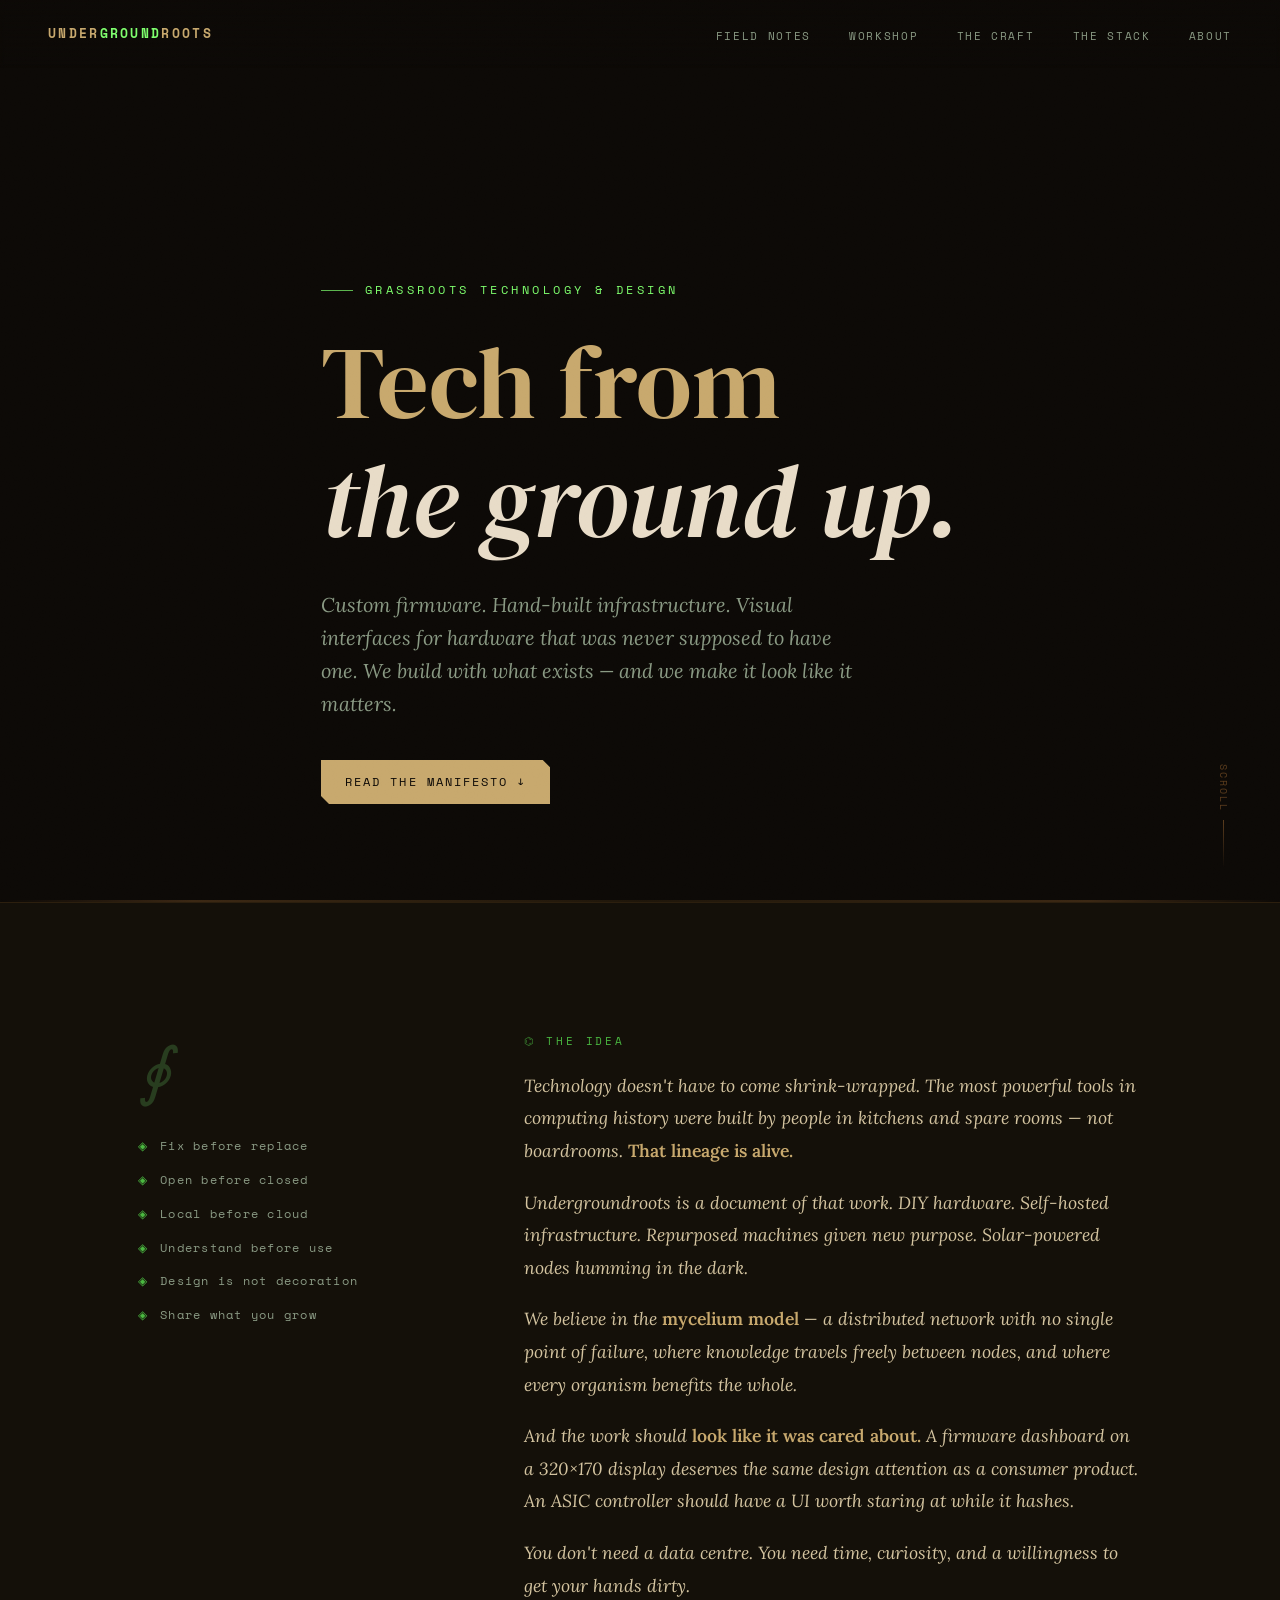
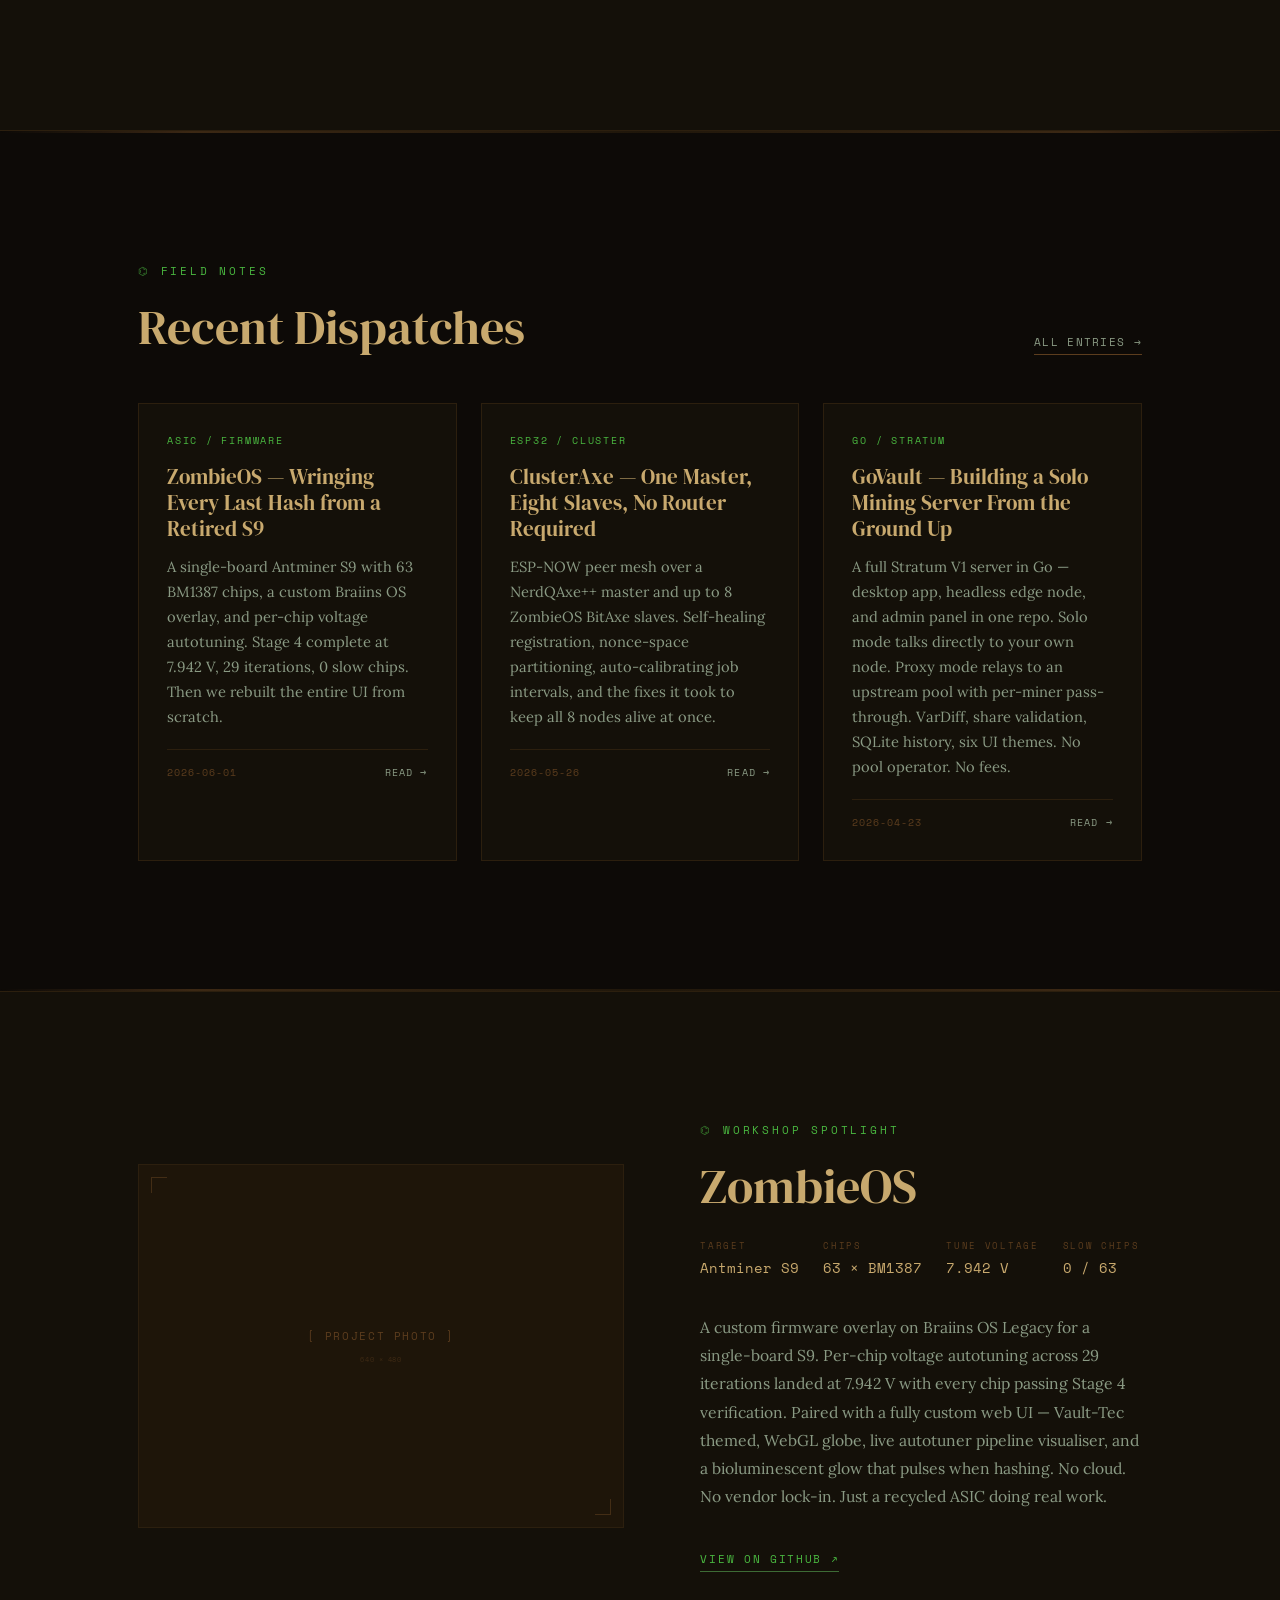
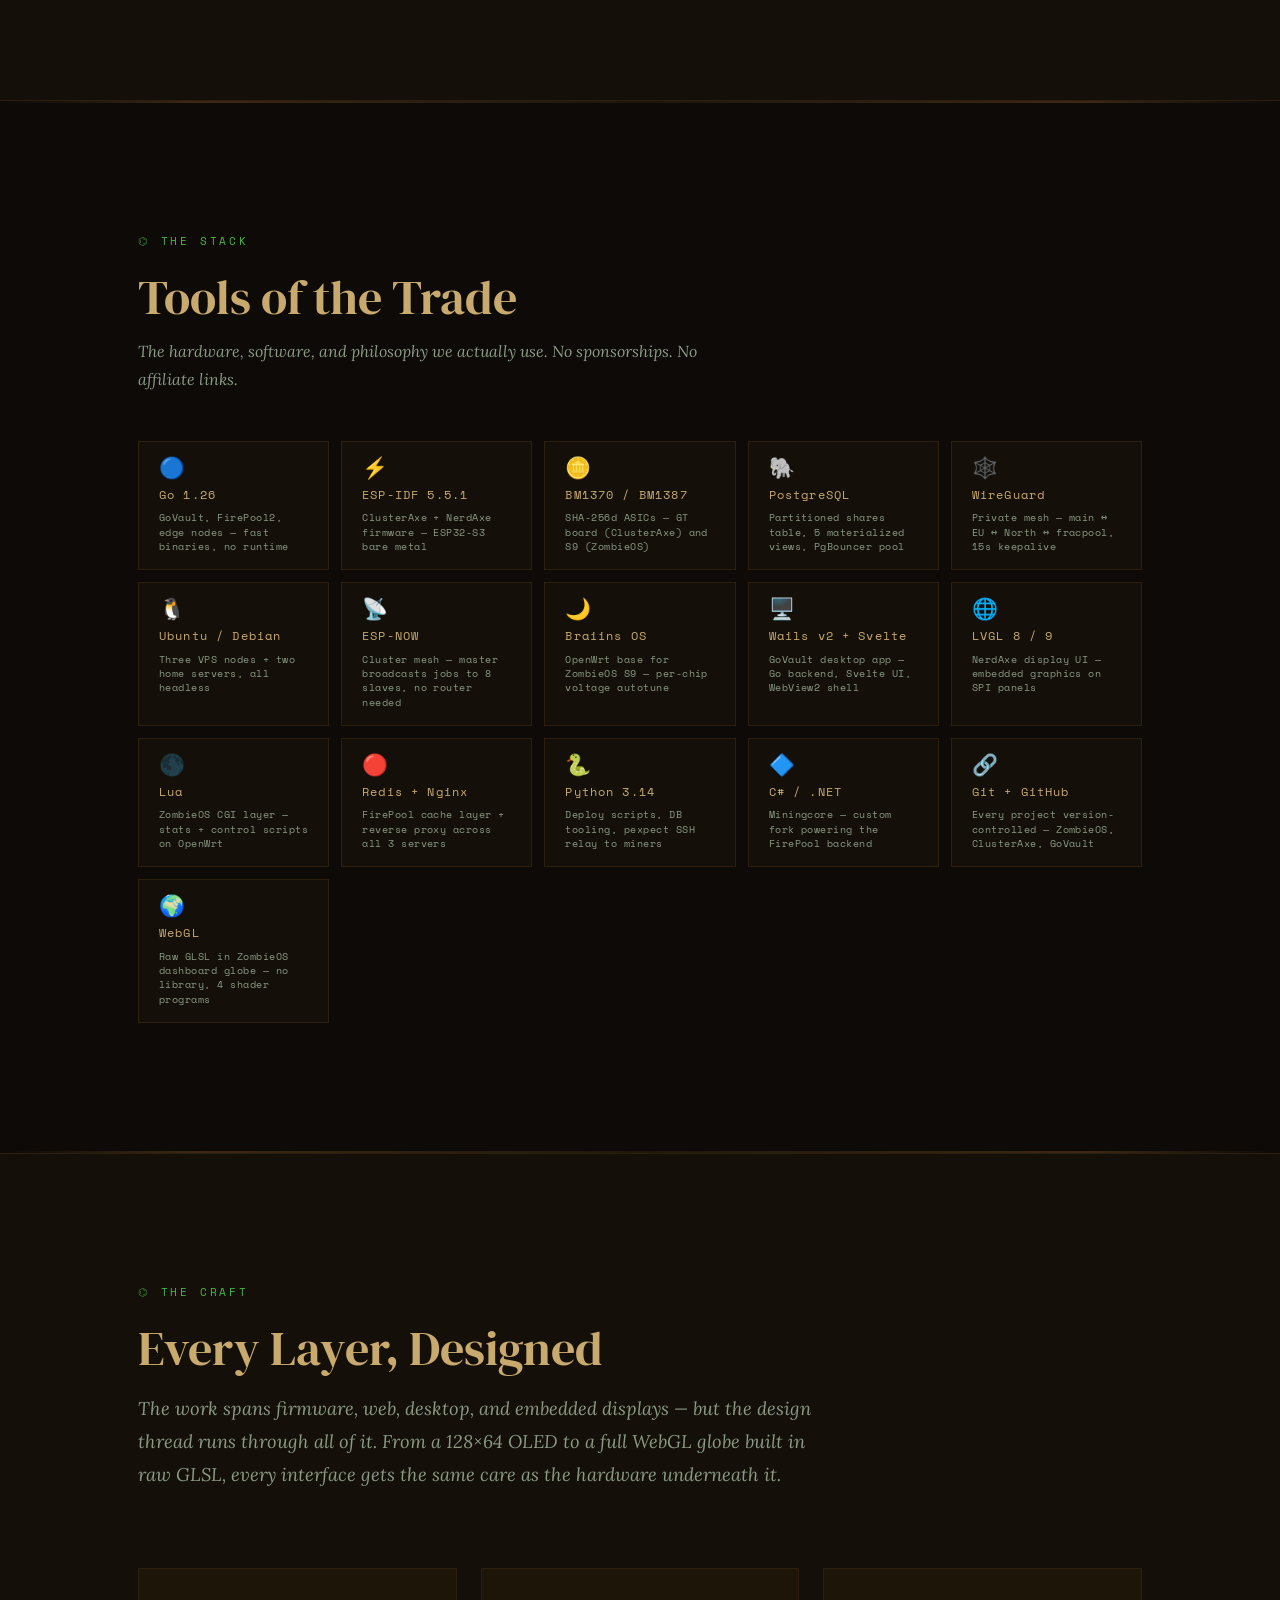
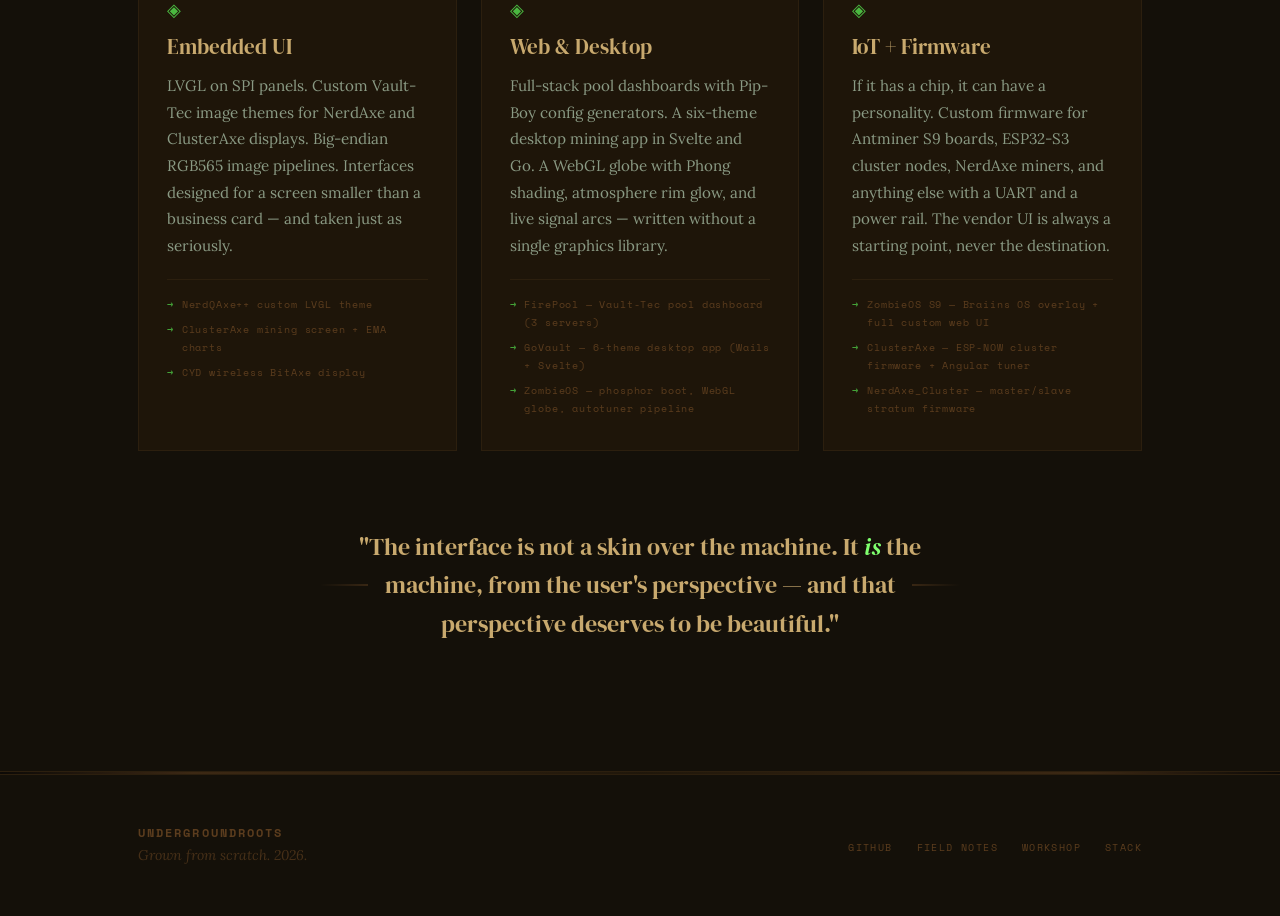
<file: index.html>
<!DOCTYPE html>
<html lang="en">
<head>
    <meta charset="UTF-8">
    <meta name="viewport" content="width=device-width, initial-scale=1.0">
    <title>Undergroundroots — Tech from the ground up</title>
    <meta name="description" content="Grassroots tech, DIY technologies, and organic computing culture. We build with what exists.">
    <link rel="stylesheet" href="assets/css/style.css">
    <link rel="preconnect" href="https://fonts.googleapis.com">
    <link rel="preconnect" href="https://fonts.gstatic.com" crossorigin>
    <link href="https://fonts.googleapis.com/css2?family=DM+Serif+Display:ital@0;1&family=Lora:ital,wght@0,400;0,600;1,400&family=Space+Mono:ital,wght@0,400;0,700;1,400&display=swap" rel="stylesheet">
</head>
<body>

<!-- ─────────────────────────────────────────────────────── -->
<!-- ROOT NETWORK CANVAS (fixed background)                  -->
<!-- ─────────────────────────────────────────────────────── -->
<canvas id="root-canvas" aria-hidden="true"></canvas>

<div class="site-wrap">

    <!-- ── Navigation ─────────────────────────────────────── -->
    <nav class="site-nav" aria-label="Main navigation">
        <a href="/" class="nav-logo">Under<span>ground</span>roots</a>
        <ul class="nav-links">
            <li><a href="/field-notes/">Field Notes</a></li>
            <li><a href="/workshop/">Workshop</a></li>
            <li><a href="#craft">The Craft</a></li>
            <li><a href="#stack">The Stack</a></li>
            <li><a href="#compost">About</a></li>
        </ul>
    </nav>

    <!-- ── Hero ───────────────────────────────────────────── -->
    <section id="hero">
        <div class="container">
            <div class="hero-content">
                <div class="hero-eyebrow">Grassroots Technology &amp; Design</div>
                <h1 class="hero-title">
                    Tech from<br>
                    <em>the ground up.</em>
                </h1>
                <p class="hero-sub">
                    Custom firmware. Hand-built infrastructure. Visual interfaces
                    for hardware that was never supposed to have one.
                    We build with what exists — and we make it look like it matters.
                </p>
                <a href="#idea" class="hero-cta">
                    Read the Manifesto ↓
                </a>
            </div>
        </div>
        <div class="hero-scroll-hint" aria-hidden="true">Scroll</div>
    </section>

    <hr class="ink-divider">

    <!-- ── The Idea / Manifesto ───────────────────────────── -->
    <section id="idea">
        <div class="container">
            <div class="idea-grid">
                <div class="idea-accent reveal">
                    <div class="idea-glyph">
                        ∮
                    </div>
                    <ul class="idea-principles">
                        <li>Fix before replace</li>
                        <li>Open before closed</li>
                        <li>Local before cloud</li>
                        <li>Understand before use</li>
                        <li>Design is not decoration</li>
                        <li>Share what you grow</li>
                    </ul>
                </div>
                <div class="reveal">
                    <span class="section-label">The Idea</span>
                    <div class="idea-manifesto">
                        <p>
                            Technology doesn't have to come shrink-wrapped. The most powerful
                            tools in computing history were built by people in kitchens and
                            spare rooms — not boardrooms. <strong>That lineage is alive.</strong>
                        </p>
                        <p>
                            Undergroundroots is a document of that work. DIY hardware.
                            Self-hosted infrastructure. Repurposed machines given new purpose.
                            Solar-powered nodes humming in the dark.
                        </p>
                        <p>
                            We believe in the <strong>mycelium model</strong> — a distributed network with
                            no single point of failure, where knowledge travels freely between
                            nodes, and where every organism benefits the whole.
                        </p>
                        <p>
                            And the work should <strong>look like it was cared about.</strong>
                            A firmware dashboard on a 320×170 display deserves the same
                            design attention as a consumer product. An ASIC controller
                            should have a UI worth staring at while it hashes.
                        </p>
                        <p>
                            You don't need a data centre. You need time, curiosity,
                            and a willingness to get your hands dirty.
                        </p>
                    </div>
                </div>
            </div>
        </div>
    </section>

    <hr class="ink-divider">

    <!-- ── Field Notes (Blog) ─────────────────────────────── -->
    <section id="field-notes">
        <div class="container">
            <div class="field-notes-header reveal">
                <div>
                    <span class="section-label">Field Notes</span>
                    <h2>Recent Dispatches</h2>
                </div>
                <a href="/field-notes/" class="view-all">All entries →</a>
            </div>

            <div class="notes-grid">

                <article class="note-card reveal">
                    <span class="note-tag">ASIC / Firmware</span>
                    <h3 class="note-title">ZombieOS — Wringing Every Last Hash from a Retired S9</h3>
                    <p class="note-excerpt">
                        A single-board Antminer S9 with 63 BM1387 chips, a custom Braiins OS
                        overlay, and per-chip voltage autotuning. Stage&nbsp;4 complete at 7.942&nbsp;V,
                        29 iterations, 0 slow chips. Then we rebuilt the entire UI from scratch.
                    </p>
                    <div class="note-footer">
                        <span class="note-date">2026-06-01</span>
                        <a href="/field-notes/zombieos.html" class="note-read-more">Read →</a>
                    </div>
                </article>

                <article class="note-card reveal">
                    <span class="note-tag">ESP32 / Cluster</span>
                    <h3 class="note-title">ClusterAxe — One Master, Eight Slaves, No Router Required</h3>
                    <p class="note-excerpt">
                        ESP-NOW peer mesh over a NerdQAxe++ master and up to 8 ZombieOS
                        BitAxe slaves. Self-healing registration, nonce-space partitioning,
                        auto-calibrating job intervals, and the fixes it took to keep all
                        8 nodes alive at once.
                    </p>
                    <div class="note-footer">
                        <span class="note-date">2026-05-26</span>
                        <a href="/field-notes/clusteraxe.html" class="note-read-more">Read →</a>
                    </div>
                </article>

                <article class="note-card reveal">
                    <span class="note-tag">Go / Stratum</span>
                    <h3 class="note-title">GoVault — Building a Solo Mining Server From the Ground Up</h3>
                    <p class="note-excerpt">
                        A full Stratum V1 server in Go — desktop app, headless edge node,
                        and admin panel in one repo. Solo mode talks directly to your own
                        node. Proxy mode relays to an upstream pool with per-miner
                        pass-through. VarDiff, share validation, SQLite history, six UI
                        themes. No pool operator. No fees.
                    </p>
                    <div class="note-footer">
                        <span class="note-date">2026-04-23</span>
                        <a href="/field-notes/govault.html" class="note-read-more">Read →</a>
                    </div>
                </article>

            </div>
        </div>
    </section>

    <hr class="ink-divider">

    <!-- ── Workshop Spotlight ─────────────────────────────── -->
    <section id="workshop">
        <div class="container">
            <div class="workshop-grid">

                <div class="workshop-image reveal">
                    <div class="workshop-image-placeholder">
                        <div>[ project photo ]</div>
                        <div class="mono" style="margin-top:0.5rem;font-size:0.6em;opacity:0.5;">640 × 480</div>
                    </div>
                </div>

                <div class="reveal">
                    <span class="section-label">Workshop Spotlight</span>
                    <h2>ZombieOS</h2>
                    <div class="workshop-meta">
                        <div class="workshop-stat">
                            <span class="workshop-stat-label">Target</span>
                            <span class="workshop-stat-value">Antminer S9</span>
                        </div>
                        <div class="workshop-stat">
                            <span class="workshop-stat-label">Chips</span>
                            <span class="workshop-stat-value">63 × BM1387</span>
                        </div>
                        <div class="workshop-stat">
                            <span class="workshop-stat-label">Tune Voltage</span>
                            <span class="workshop-stat-value">7.942 V</span>
                        </div>
                        <div class="workshop-stat">
                            <span class="workshop-stat-label">Slow Chips</span>
                            <span class="workshop-stat-value">0 / 63</span>
                        </div>
                    </div>
                    <p class="workshop-desc">
                        A custom firmware overlay on Braiins OS Legacy for a single-board S9.
                        Per-chip voltage autotuning across 29 iterations landed at 7.942&nbsp;V
                        with every chip passing Stage&nbsp;4 verification. Paired with a fully
                        custom web UI — Vault-Tec themed, WebGL globe, live autotuner
                        pipeline visualiser, and a bioluminescent glow that pulses when
                        hashing. No cloud. No vendor lock-in. Just a recycled ASIC doing real work.
                    </p>
                    <a href="https://github.com/ShaeOJ/Zombie-Braiins-" class="workshop-link" target="_blank" rel="noopener">
                        View on GitHub ↗
                    </a>
                </div>

            </div>
        </div>
    </section>

    <hr class="ink-divider">

    <!-- ── The Stack ──────────────────────────────────────── -->
    <section id="stack">
        <div class="container">
            <div class="stack-intro reveal">
                <span class="section-label">The Stack</span>
                <h2>Tools of the Trade</h2>
                <p>The hardware, software, and philosophy we actually use. No sponsorships. No affiliate links.</p>
            </div>

            <div class="stack-grid">
                <div class="stack-item reveal">
                    <span class="stack-icon">🔵</span>
                    <span class="stack-name">Go 1.26</span>
                    <span class="stack-desc">GoVault, FirePool2, edge nodes — fast binaries, no runtime</span>
                </div>
                <div class="stack-item reveal">
                    <span class="stack-icon">⚡</span>
                    <span class="stack-name">ESP-IDF 5.5.1</span>
                    <span class="stack-desc">ClusterAxe + NerdAxe firmware — ESP32-S3 bare metal</span>
                </div>
                <div class="stack-item reveal">
                    <span class="stack-icon">🪙</span>
                    <span class="stack-name">BM1370 / BM1387</span>
                    <span class="stack-desc">SHA-256d ASICs — GT board (ClusterAxe) and S9 (ZombieOS)</span>
                </div>
                <div class="stack-item reveal">
                    <span class="stack-icon">🐘</span>
                    <span class="stack-name">PostgreSQL</span>
                    <span class="stack-desc">Partitioned shares table, 5 materialized views, PgBouncer pool</span>
                </div>
                <div class="stack-item reveal">
                    <span class="stack-icon">🕸️</span>
                    <span class="stack-name">WireGuard</span>
                    <span class="stack-desc">Private mesh — main ↔ EU ↔ North ↔ fracpool, 15s keepalive</span>
                </div>
                <div class="stack-item reveal">
                    <span class="stack-icon">🐧</span>
                    <span class="stack-name">Ubuntu / Debian</span>
                    <span class="stack-desc">Three VPS nodes + two home servers, all headless</span>
                </div>
                <div class="stack-item reveal">
                    <span class="stack-icon">📡</span>
                    <span class="stack-name">ESP-NOW</span>
                    <span class="stack-desc">Cluster mesh — master broadcasts jobs to 8 slaves, no router needed</span>
                </div>
                <div class="stack-item reveal">
                    <span class="stack-icon">🌙</span>
                    <span class="stack-name">Braiins OS</span>
                    <span class="stack-desc">OpenWrt base for ZombieOS S9 — per-chip voltage autotune</span>
                </div>
                <div class="stack-item reveal">
                    <span class="stack-icon">🖥️</span>
                    <span class="stack-name">Wails v2 + Svelte</span>
                    <span class="stack-desc">GoVault desktop app — Go backend, Svelte UI, WebView2 shell</span>
                </div>
                <div class="stack-item reveal">
                    <span class="stack-icon">🌐</span>
                    <span class="stack-name">LVGL 8 / 9</span>
                    <span class="stack-desc">NerdAxe display UI — embedded graphics on SPI panels</span>
                </div>
                <div class="stack-item reveal">
                    <span class="stack-icon">🌑</span>
                    <span class="stack-name">Lua</span>
                    <span class="stack-desc">ZombieOS CGI layer — stats + control scripts on OpenWrt</span>
                </div>
                <div class="stack-item reveal">
                    <span class="stack-icon">🔴</span>
                    <span class="stack-name">Redis + Nginx</span>
                    <span class="stack-desc">FirePool cache layer + reverse proxy across all 3 servers</span>
                </div>
                <div class="stack-item reveal">
                    <span class="stack-icon">🐍</span>
                    <span class="stack-name">Python 3.14</span>
                    <span class="stack-desc">Deploy scripts, DB tooling, pexpect SSH relay to miners</span>
                </div>
                <div class="stack-item reveal">
                    <span class="stack-icon">🔷</span>
                    <span class="stack-name">C# / .NET</span>
                    <span class="stack-desc">Miningcore — custom fork powering the FirePool backend</span>
                </div>
                <div class="stack-item reveal">
                    <span class="stack-icon">🔗</span>
                    <span class="stack-name">Git + GitHub</span>
                    <span class="stack-desc">Every project version-controlled — ZombieOS, ClusterAxe, GoVault</span>
                </div>
                <div class="stack-item reveal">
                    <span class="stack-icon">🌍</span>
                    <span class="stack-name">WebGL</span>
                    <span class="stack-desc">Raw GLSL in ZombieOS dashboard globe — no library, 4 shader programs</span>
                </div>
            </div>
        </div>
    </section>

    <hr class="ink-divider">

    <!-- ── The Craft ─────────────────────────────────────────── -->
    <section id="craft">
        <div class="container">
            <div class="craft-header reveal">
                <span class="section-label">The Craft</span>
                <h2>Every Layer, Designed</h2>
                <p class="craft-lead">
                    The work spans firmware, web, desktop, and embedded displays —
                    but the design thread runs through all of it. From a 128&times;64 OLED
                    to a full WebGL globe built in raw GLSL, every interface gets the
                    same care as the hardware underneath it.
                </p>
            </div>

            <div class="craft-pillars">

                <div class="craft-pillar reveal">
                    <div class="craft-pillar-icon">◈</div>
                    <h3>Embedded UI</h3>
                    <p>
                        LVGL on SPI panels. Custom Vault-Tec image themes for NerdAxe
                        and ClusterAxe displays. Big-endian RGB565 image pipelines.
                        Interfaces designed for a screen smaller than a business card —
                        and taken just as seriously.
                    </p>
                    <ul class="craft-examples">
                        <li>NerdQAxe++ custom LVGL theme</li>
                        <li>ClusterAxe mining screen + EMA charts</li>
                        <li>CYD wireless BitAxe display</li>
                    </ul>
                </div>

                <div class="craft-pillar reveal">
                    <div class="craft-pillar-icon">◈</div>
                    <h3>Web &amp; Desktop</h3>
                    <p>
                        Full-stack pool dashboards with Pip-Boy config generators.
                        A six-theme desktop mining app in Svelte and Go. A WebGL globe
                        with Phong shading, atmosphere rim glow, and live signal arcs —
                        written without a single graphics library.
                    </p>
                    <ul class="craft-examples">
                        <li>FirePool — Vault-Tec pool dashboard (3 servers)</li>
                        <li>GoVault — 6-theme desktop app (Wails + Svelte)</li>
                        <li>ZombieOS — phosphor boot, WebGL globe, autotuner pipeline</li>
                    </ul>
                </div>

                <div class="craft-pillar reveal">
                    <div class="craft-pillar-icon">◈</div>
                    <h3>IoT + Firmware</h3>
                    <p>
                        If it has a chip, it can have a personality. Custom firmware
                        for Antminer S9 boards, ESP32-S3 cluster nodes, NerdAxe miners,
                        and anything else with a UART and a power rail. The vendor UI
                        is always a starting point, never the destination.
                    </p>
                    <ul class="craft-examples">
                        <li>ZombieOS S9 — Braiins OS overlay + full custom web UI</li>
                        <li>ClusterAxe — ESP-NOW cluster firmware + Angular tuner</li>
                        <li>NerdAxe_Cluster — master/slave stratum firmware</li>
                    </ul>
                </div>

            </div>

            <div class="craft-statement reveal">
                <blockquote class="craft-quote">
                    "The interface is not a skin over the machine.
                    It <em>is</em> the machine, from the user's perspective —
                    and that perspective deserves to be beautiful."
                </blockquote>
            </div>

        </div>
    </section>

    <hr class="ink-divider">

    <!-- ── Footer ─────────────────────────────────────────── -->
    <footer class="site-footer" id="compost">
        <div class="container">
            <div class="footer-inner">
                <div>
                    <div class="footer-logo">Undergroundroots</div>
                    <div class="footer-tagline">Grown from scratch. 2026.</div>
                </div>
                <ul class="footer-links">
                    <li><a href="https://github.com/ShaeOJ/Undergroundroots" target="_blank" rel="noopener">GitHub</a></li>
                    <li><a href="#field-notes">Field Notes</a></li>
                    <li><a href="#workshop">Workshop</a></li>
                    <li><a href="#stack">Stack</a></li>
                </ul>
            </div>
        </div>
    </footer>

</div><!-- /.site-wrap -->

<script src="assets/js/roots.js"></script>
<script src="assets/js/main.js"></script>
</body>
</html>
</file>
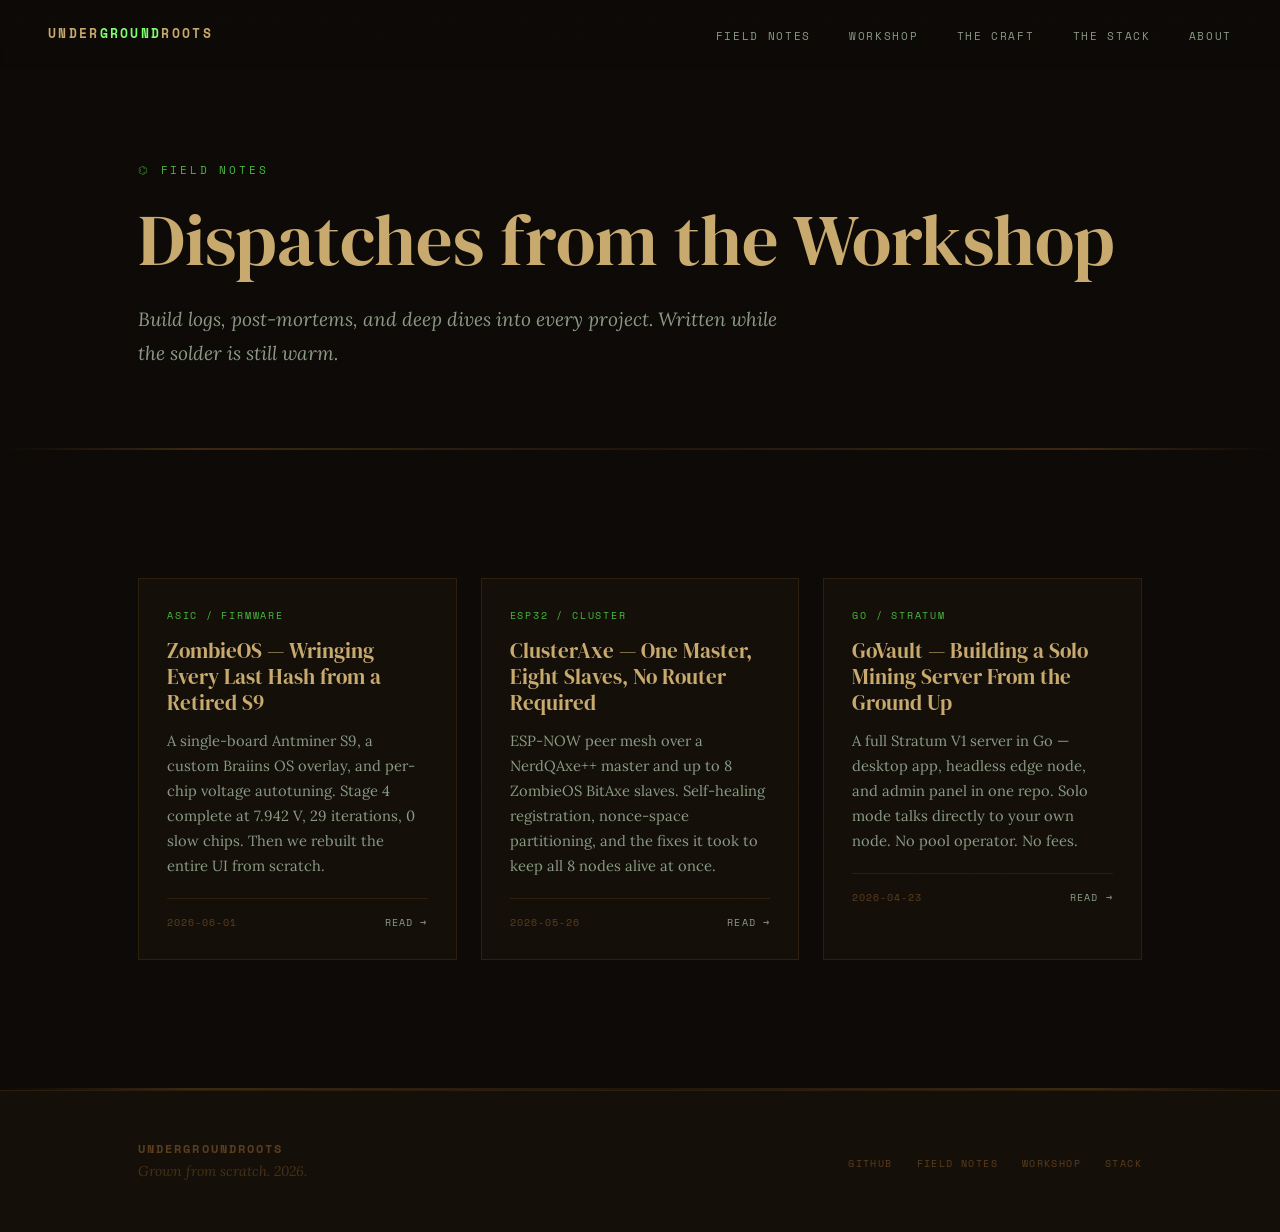
<file: field-notes/index.html>
<!DOCTYPE html>
<html lang="en">
<head>
    <meta charset="UTF-8">
    <meta name="viewport" content="width=device-width, initial-scale=1.0">
    <title>Field Notes — Undergroundroots</title>
    <meta name="description" content="Project logs, build diaries, and dispatches from the workshop.">
    <link rel="stylesheet" href="../assets/css/style.css">
    <link rel="preconnect" href="https://fonts.googleapis.com">
    <link rel="preconnect" href="https://fonts.gstatic.com" crossorigin>
    <link href="https://fonts.googleapis.com/css2?family=DM+Serif+Display:ital@0;1&family=Lora:ital,wght@0,400;0,600;1,400&family=Space+Mono:ital,wght@0,400;0,700;1,400&display=swap" rel="stylesheet">
</head>
<body>
<canvas id="root-canvas" aria-hidden="true"></canvas>
<div class="site-wrap">

    <nav class="site-nav" aria-label="Main navigation">
        <a href="/" class="nav-logo">Under<span>ground</span>roots</a>
        <ul class="nav-links">
            <li><a href="/field-notes/">Field Notes</a></li>
            <li><a href="/workshop/">Workshop</a></li>
            <li><a href="/#craft">The Craft</a></li>
            <li><a href="/#stack">The Stack</a></li>
            <li><a href="/#compost">About</a></li>
        </ul>
    </nav>

    <section class="page-hero">
        <div class="container">
            <span class="section-label">Field Notes</span>
            <h1 class="page-title">Dispatches from the Workshop</h1>
            <p class="page-lead">Build logs, post-mortems, and deep dives into every project. Written while the solder is still warm.</p>
        </div>
    </section>

    <hr class="ink-divider">

    <section class="page-body">
        <div class="container">
            <div class="notes-grid">

                <article class="note-card reveal">
                    <span class="note-tag">ASIC / Firmware</span>
                    <h3 class="note-title">ZombieOS — Wringing Every Last Hash from a Retired S9</h3>
                    <p class="note-excerpt">
                        A single-board Antminer S9, a custom Braiins OS overlay, and per-chip
                        voltage autotuning. Stage 4 complete at 7.942 V, 29 iterations, 0 slow chips.
                        Then we rebuilt the entire UI from scratch.
                    </p>
                    <div class="note-footer">
                        <span class="note-date">2026-06-01</span>
                        <a href="/field-notes/zombieos.html" class="note-read-more">Read →</a>
                    </div>
                </article>

                <article class="note-card reveal">
                    <span class="note-tag">ESP32 / Cluster</span>
                    <h3 class="note-title">ClusterAxe — One Master, Eight Slaves, No Router Required</h3>
                    <p class="note-excerpt">
                        ESP-NOW peer mesh over a NerdQAxe++ master and up to 8 ZombieOS BitAxe
                        slaves. Self-healing registration, nonce-space partitioning, and the fixes
                        it took to keep all 8 nodes alive at once.
                    </p>
                    <div class="note-footer">
                        <span class="note-date">2026-05-26</span>
                        <a href="/field-notes/clusteraxe.html" class="note-read-more">Read →</a>
                    </div>
                </article>

                <article class="note-card reveal">
                    <span class="note-tag">Go / Stratum</span>
                    <h3 class="note-title">GoVault — Building a Solo Mining Server From the Ground Up</h3>
                    <p class="note-excerpt">
                        A full Stratum V1 server in Go — desktop app, headless edge node, and
                        admin panel in one repo. Solo mode talks directly to your own node.
                        No pool operator. No fees.
                    </p>
                    <div class="note-footer">
                        <span class="note-date">2026-04-23</span>
                        <a href="/field-notes/govault.html" class="note-read-more">Read →</a>
                    </div>
                </article>

            </div>
        </div>
    </section>

    <hr class="ink-divider">
    <footer class="site-footer">
        <div class="container">
            <div class="footer-inner">
                <div>
                    <div class="footer-logo">Undergroundroots</div>
                    <div class="footer-tagline">Grown from scratch. 2026.</div>
                </div>
                <ul class="footer-links">
                    <li><a href="https://github.com/ShaeOJ/Undergroundroots" target="_blank" rel="noopener">GitHub</a></li>
                    <li><a href="/field-notes/">Field Notes</a></li>
                    <li><a href="/workshop/">Workshop</a></li>
                    <li><a href="/#stack">Stack</a></li>
                </ul>
            </div>
        </div>
    </footer>

</div>
<script src="../assets/js/roots.js"></script>
<script src="../assets/js/main.js"></script>
</body>
</html>
</file>
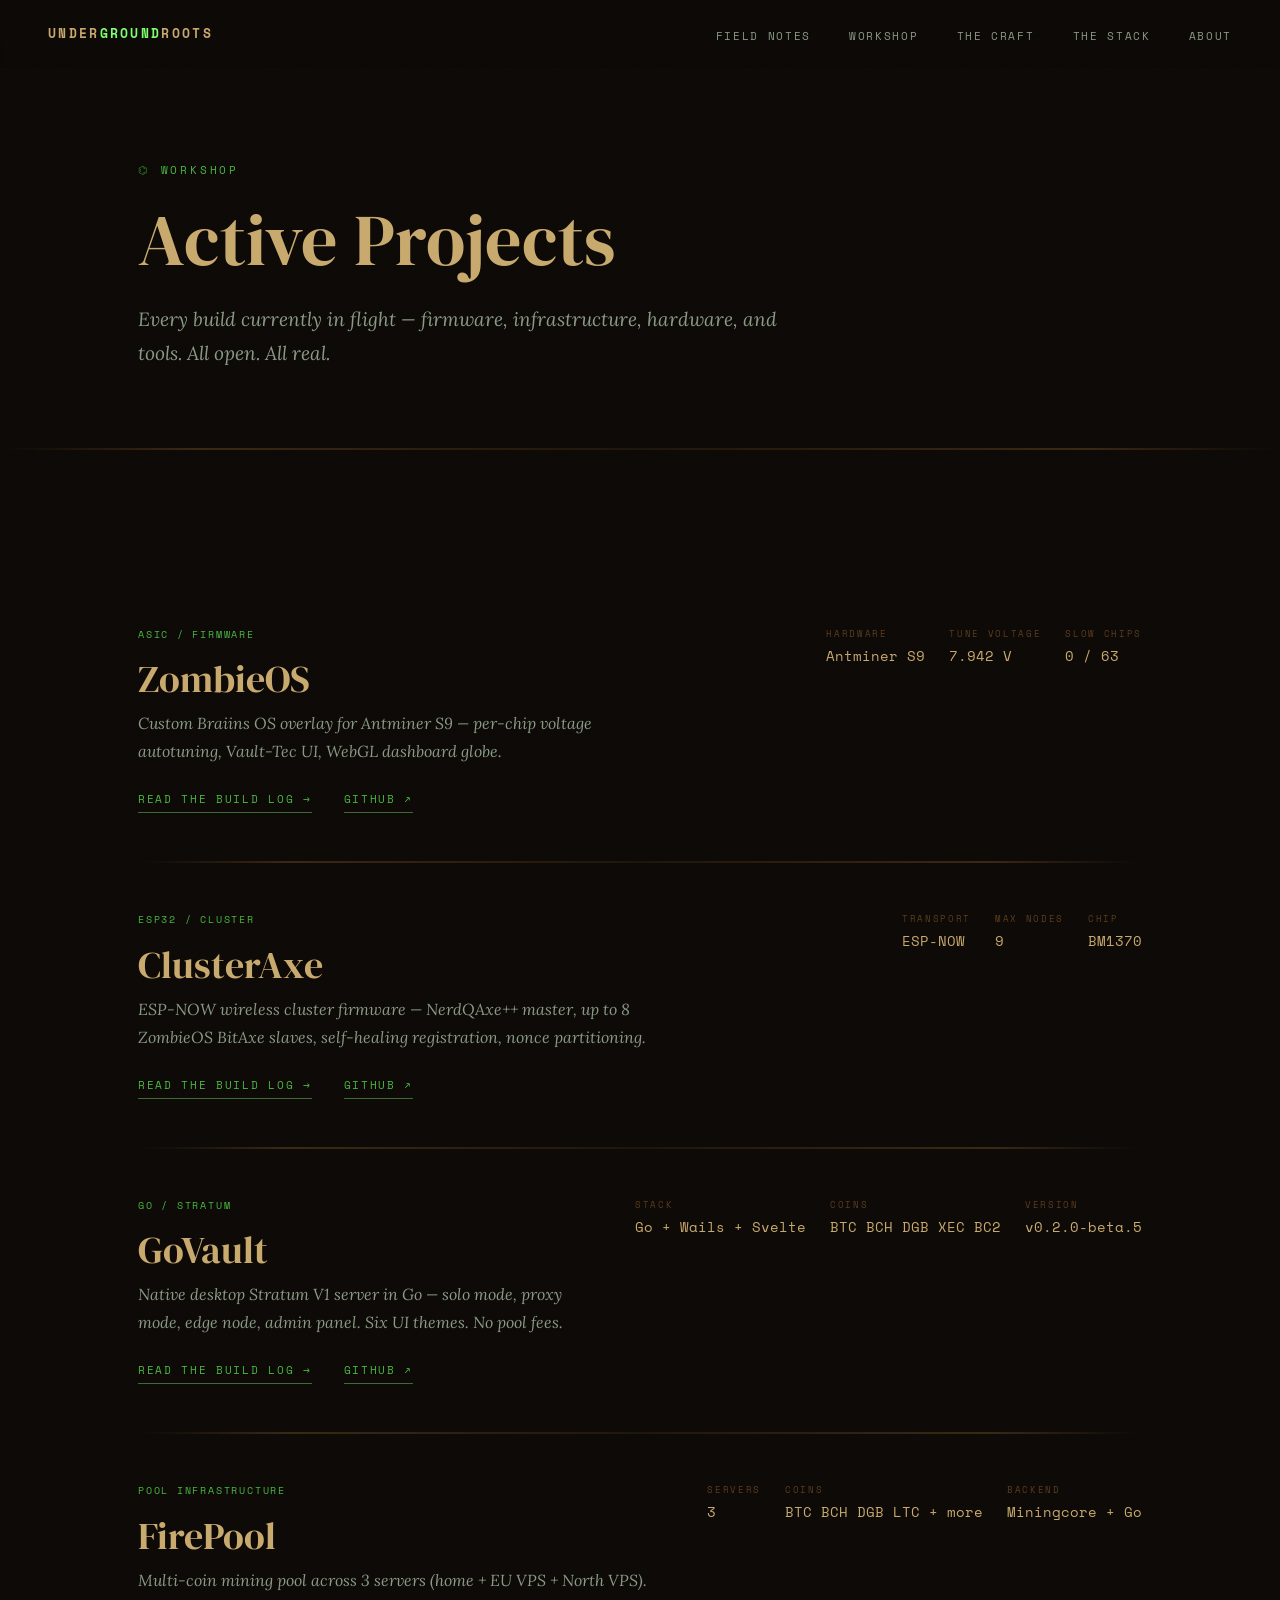
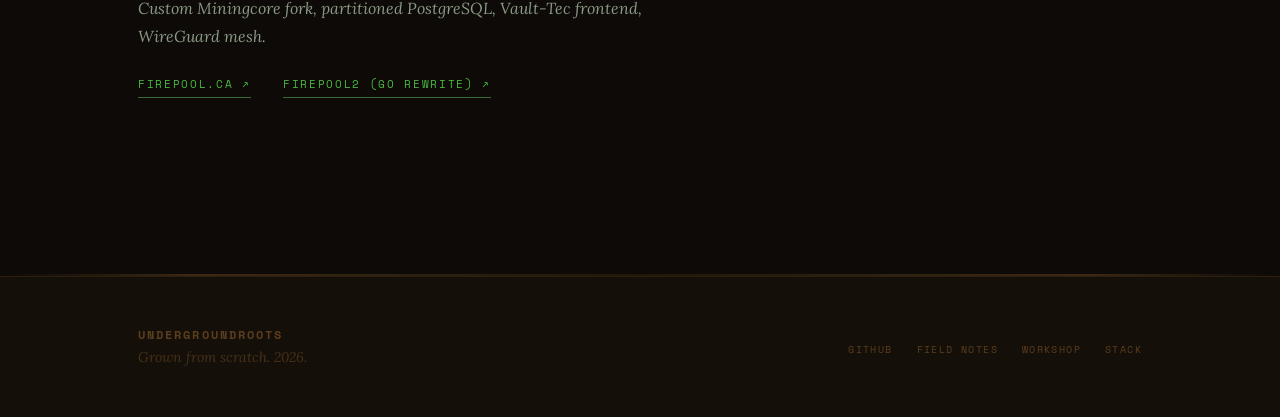
<file: workshop/index.html>
<!DOCTYPE html>
<html lang="en">
<head>
    <meta charset="UTF-8">
    <meta name="viewport" content="width=device-width, initial-scale=1.0">
    <title>Workshop — Undergroundroots</title>
    <meta name="description" content="Every active project — firmware, infrastructure, tools, and hardware builds.">
    <link rel="stylesheet" href="../assets/css/style.css">
    <link rel="preconnect" href="https://fonts.googleapis.com">
    <link rel="preconnect" href="https://fonts.gstatic.com" crossorigin>
    <link href="https://fonts.googleapis.com/css2?family=DM+Serif+Display:ital@0;1&family=Lora:ital,wght@0,400;0,600;1,400&family=Space+Mono:ital,wght@0,400;0,700;1,400&display=swap" rel="stylesheet">
</head>
<body>
<canvas id="root-canvas" aria-hidden="true"></canvas>
<div class="site-wrap">

    <nav class="site-nav" aria-label="Main navigation">
        <a href="/" class="nav-logo">Under<span>ground</span>roots</a>
        <ul class="nav-links">
            <li><a href="/field-notes/">Field Notes</a></li>
            <li><a href="/workshop/">Workshop</a></li>
            <li><a href="/#craft">The Craft</a></li>
            <li><a href="/#stack">The Stack</a></li>
            <li><a href="/#compost">About</a></li>
        </ul>
    </nav>

    <section class="page-hero">
        <div class="container">
            <span class="section-label">Workshop</span>
            <h1 class="page-title">Active Projects</h1>
            <p class="page-lead">Every build currently in flight — firmware, infrastructure, hardware, and tools. All open. All real.</p>
        </div>
    </section>

    <hr class="ink-divider">

    <section class="page-body">
        <div class="container">

            <div class="workshop-list">

                <div class="workshop-entry reveal">
                    <div class="workshop-entry-header">
                        <div>
                            <span class="note-tag">ASIC / Firmware</span>
                            <h2 class="workshop-entry-title">ZombieOS</h2>
                            <p class="workshop-entry-sub">Custom Braiins OS overlay for Antminer S9 — per-chip voltage autotuning, Vault-Tec UI, WebGL dashboard globe.</p>
                        </div>
                        <div class="workshop-entry-stats">
                            <div class="workshop-stat">
                                <span class="workshop-stat-label">Hardware</span>
                                <span class="workshop-stat-value">Antminer S9</span>
                            </div>
                            <div class="workshop-stat">
                                <span class="workshop-stat-label">Tune Voltage</span>
                                <span class="workshop-stat-value">7.942 V</span>
                            </div>
                            <div class="workshop-stat">
                                <span class="workshop-stat-label">Slow Chips</span>
                                <span class="workshop-stat-value">0 / 63</span>
                            </div>
                        </div>
                    </div>
                    <div class="workshop-entry-links">
                        <a href="/field-notes/zombieos.html" class="workshop-link">Read the build log →</a>
                        <a href="https://github.com/ShaeOJ/Zombie-Braiins-" class="workshop-link" target="_blank" rel="noopener">GitHub ↗</a>
                    </div>
                </div>

                <hr class="ink-divider">

                <div class="workshop-entry reveal">
                    <div class="workshop-entry-header">
                        <div>
                            <span class="note-tag">ESP32 / Cluster</span>
                            <h2 class="workshop-entry-title">ClusterAxe</h2>
                            <p class="workshop-entry-sub">ESP-NOW wireless cluster firmware — NerdQAxe++ master, up to 8 ZombieOS BitAxe slaves, self-healing registration, nonce partitioning.</p>
                        </div>
                        <div class="workshop-entry-stats">
                            <div class="workshop-stat">
                                <span class="workshop-stat-label">Transport</span>
                                <span class="workshop-stat-value">ESP-NOW</span>
                            </div>
                            <div class="workshop-stat">
                                <span class="workshop-stat-label">Max Nodes</span>
                                <span class="workshop-stat-value">9</span>
                            </div>
                            <div class="workshop-stat">
                                <span class="workshop-stat-label">Chip</span>
                                <span class="workshop-stat-value">BM1370</span>
                            </div>
                        </div>
                    </div>
                    <div class="workshop-entry-links">
                        <a href="/field-notes/clusteraxe.html" class="workshop-link">Read the build log →</a>
                        <a href="https://github.com/ShaeOJ/NerdAxe_Cluster" class="workshop-link" target="_blank" rel="noopener">GitHub ↗</a>
                    </div>
                </div>

                <hr class="ink-divider">

                <div class="workshop-entry reveal">
                    <div class="workshop-entry-header">
                        <div>
                            <span class="note-tag">Go / Stratum</span>
                            <h2 class="workshop-entry-title">GoVault</h2>
                            <p class="workshop-entry-sub">Native desktop Stratum V1 server in Go — solo mode, proxy mode, edge node, admin panel. Six UI themes. No pool fees.</p>
                        </div>
                        <div class="workshop-entry-stats">
                            <div class="workshop-stat">
                                <span class="workshop-stat-label">Stack</span>
                                <span class="workshop-stat-value">Go + Wails + Svelte</span>
                            </div>
                            <div class="workshop-stat">
                                <span class="workshop-stat-label">Coins</span>
                                <span class="workshop-stat-value">BTC BCH DGB XEC BC2</span>
                            </div>
                            <div class="workshop-stat">
                                <span class="workshop-stat-label">Version</span>
                                <span class="workshop-stat-value">v0.2.0-beta.5</span>
                            </div>
                        </div>
                    </div>
                    <div class="workshop-entry-links">
                        <a href="/field-notes/govault.html" class="workshop-link">Read the build log →</a>
                        <a href="https://github.com/ShaeOJ/GoVault" class="workshop-link" target="_blank" rel="noopener">GitHub ↗</a>
                    </div>
                </div>

                <hr class="ink-divider">

                <div class="workshop-entry reveal">
                    <div class="workshop-entry-header">
                        <div>
                            <span class="note-tag">Pool Infrastructure</span>
                            <h2 class="workshop-entry-title">FirePool</h2>
                            <p class="workshop-entry-sub">Multi-coin mining pool across 3 servers (home + EU VPS + North VPS). Custom Miningcore fork, partitioned PostgreSQL, Vault-Tec frontend, WireGuard mesh.</p>
                        </div>
                        <div class="workshop-entry-stats">
                            <div class="workshop-stat">
                                <span class="workshop-stat-label">Servers</span>
                                <span class="workshop-stat-value">3</span>
                            </div>
                            <div class="workshop-stat">
                                <span class="workshop-stat-label">Coins</span>
                                <span class="workshop-stat-value">BTC BCH DGB LTC + more</span>
                            </div>
                            <div class="workshop-stat">
                                <span class="workshop-stat-label">Backend</span>
                                <span class="workshop-stat-value">Miningcore + Go</span>
                            </div>
                        </div>
                    </div>
                    <div class="workshop-entry-links">
                        <a href="https://firepool.ca" class="workshop-link" target="_blank" rel="noopener">firepool.ca ↗</a>
                        <a href="https://github.com/ShaeOJ/FirePool2" class="workshop-link" target="_blank" rel="noopener">FirePool2 (Go rewrite) ↗</a>
                    </div>
                </div>

            </div>
        </div>
    </section>

    <hr class="ink-divider">
    <footer class="site-footer">
        <div class="container">
            <div class="footer-inner">
                <div>
                    <div class="footer-logo">Undergroundroots</div>
                    <div class="footer-tagline">Grown from scratch. 2026.</div>
                </div>
                <ul class="footer-links">
                    <li><a href="https://github.com/ShaeOJ/Undergroundroots" target="_blank" rel="noopener">GitHub</a></li>
                    <li><a href="/field-notes/">Field Notes</a></li>
                    <li><a href="/workshop/">Workshop</a></li>
                    <li><a href="/#stack">Stack</a></li>
                </ul>
            </div>
        </div>
    </footer>

</div>
<script src="../assets/js/roots.js"></script>
<script src="../assets/js/main.js"></script>
</body>
</html>
</file>
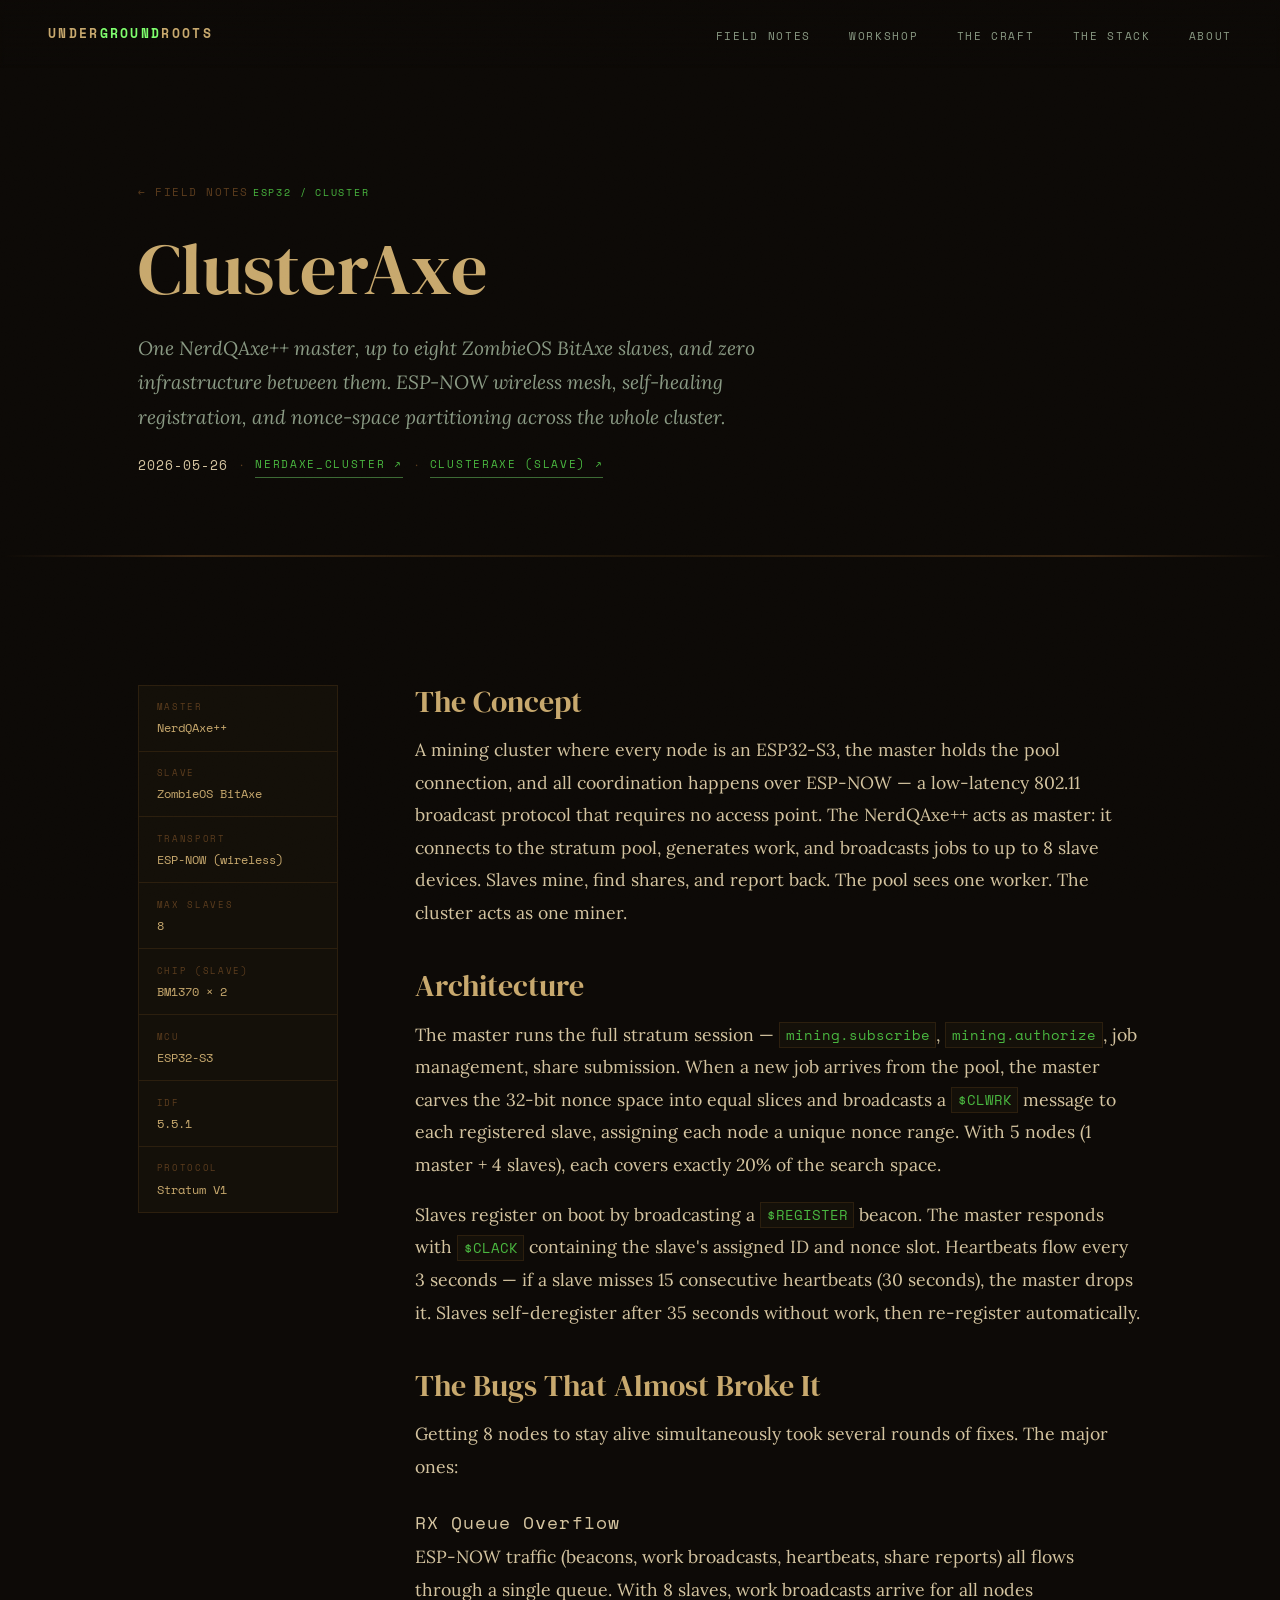
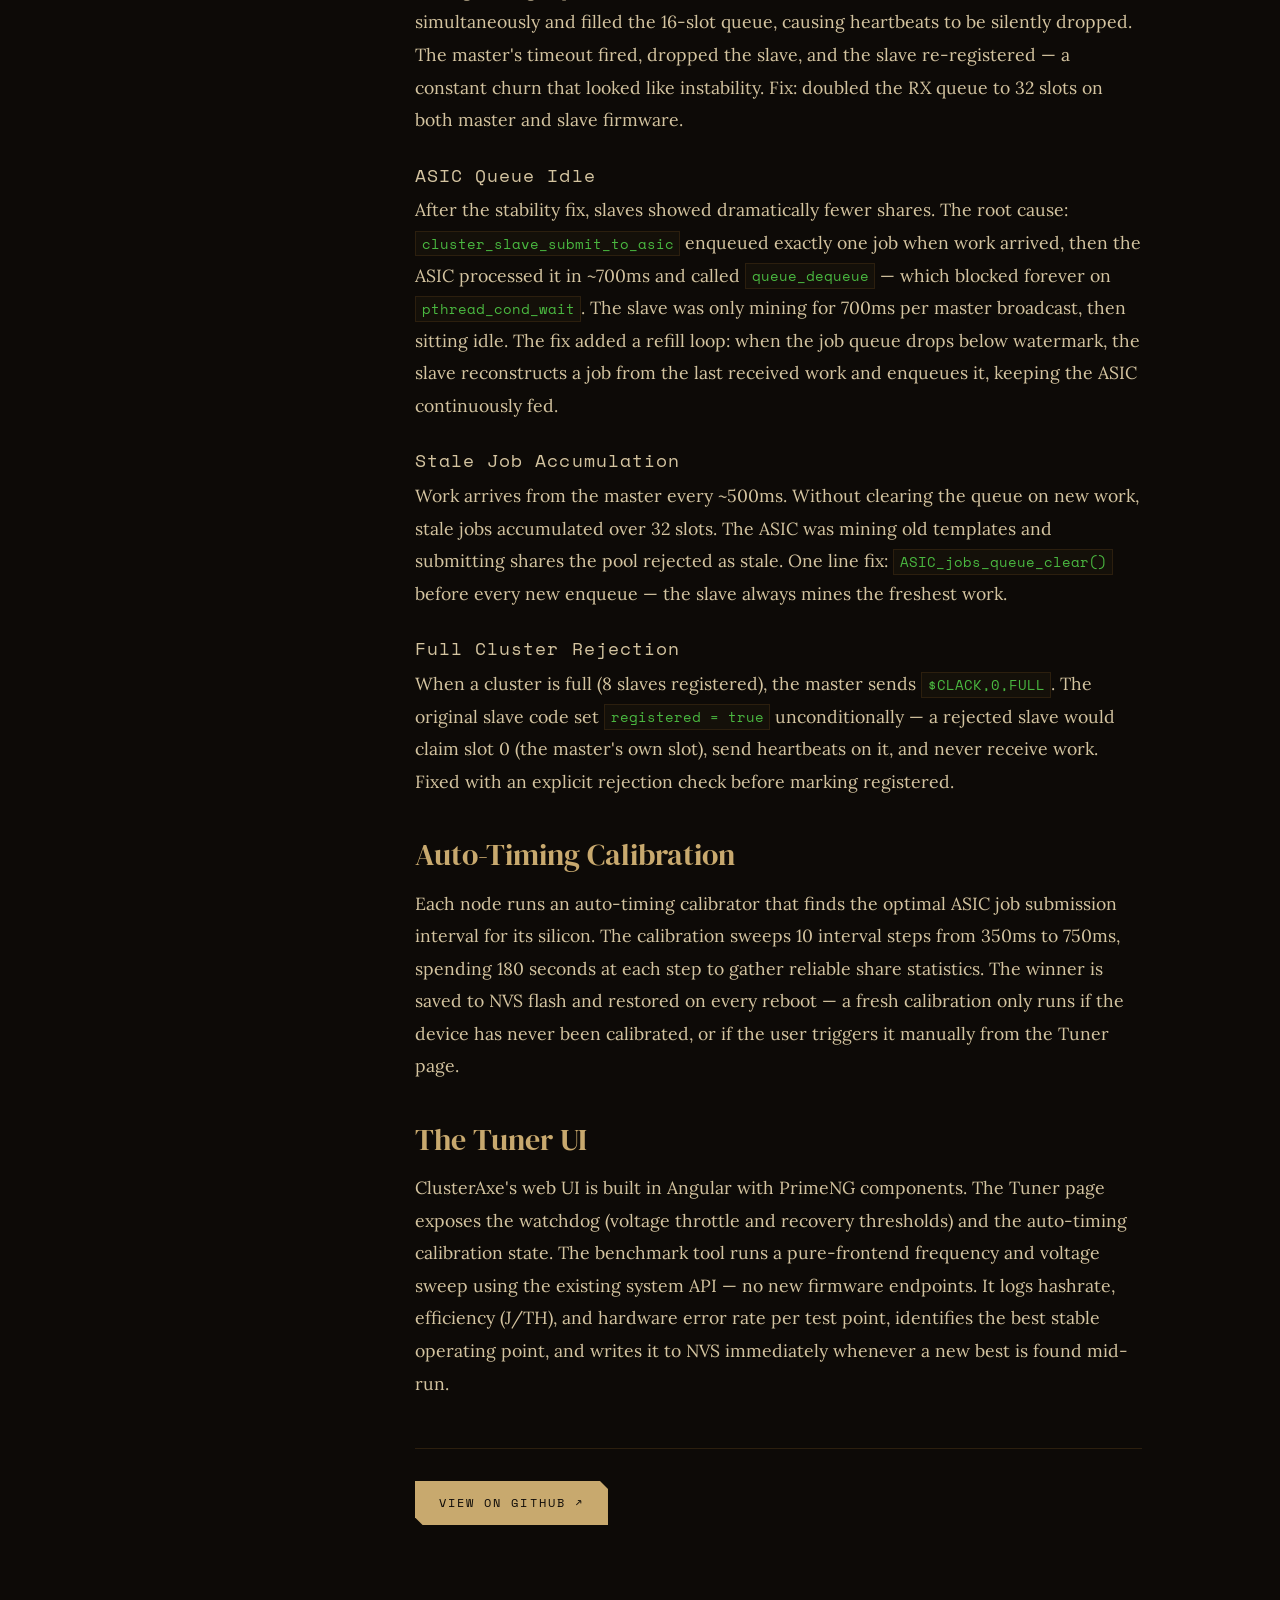
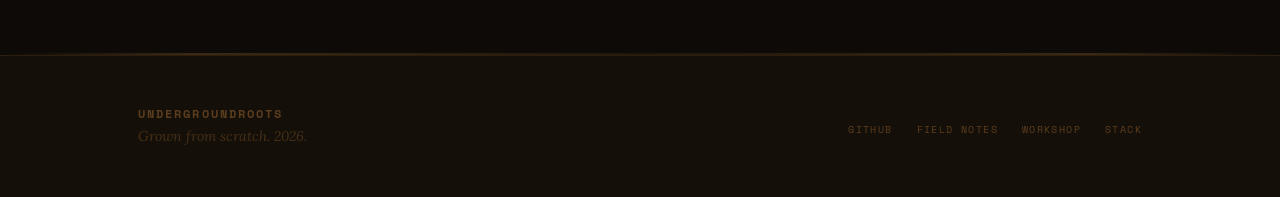
<file: field-notes/clusteraxe.html>
<!DOCTYPE html>
<html lang="en">
<head>
    <meta charset="UTF-8">
    <meta name="viewport" content="width=device-width, initial-scale=1.0">
    <title>ClusterAxe — Field Notes — Undergroundroots</title>
    <meta name="description" content="ESP-NOW cluster firmware for NerdQAxe++ master and up to 8 ZombieOS BitAxe slaves. No router. No coordinator. Just ESP32-S3 nodes talking to each other.">
    <link rel="stylesheet" href="../assets/css/style.css">
    <link rel="preconnect" href="https://fonts.googleapis.com">
    <link rel="preconnect" href="https://fonts.gstatic.com" crossorigin>
    <link href="https://fonts.googleapis.com/css2?family=DM+Serif+Display:ital@0;1&family=Lora:ital,wght@0,400;0,600;1,400&family=Space+Mono:ital,wght@0,400;0,700;1,400&display=swap" rel="stylesheet">
</head>
<body>
<canvas id="root-canvas" aria-hidden="true"></canvas>
<div class="site-wrap">

    <nav class="site-nav" aria-label="Main navigation">
        <a href="/" class="nav-logo">Under<span>ground</span>roots</a>
        <ul class="nav-links">
            <li><a href="/field-notes/">Field Notes</a></li>
            <li><a href="/workshop/">Workshop</a></li>
            <li><a href="/#craft">The Craft</a></li>
            <li><a href="/#stack">The Stack</a></li>
            <li><a href="/#compost">About</a></li>
        </ul>
    </nav>

    <section class="page-hero">
        <div class="container">
            <a href="/field-notes/" class="back-link">← Field Notes</a>
            <span class="note-tag" style="margin-top:1.5rem;display:inline-block;">ESP32 / Cluster</span>
            <h1 class="page-title">ClusterAxe</h1>
            <p class="page-lead">One NerdQAxe++ master, up to eight ZombieOS BitAxe slaves, and zero infrastructure between them. ESP-NOW wireless mesh, self-healing registration, and nonce-space partitioning across the whole cluster.</p>
            <div class="article-meta">
                <span class="mono">2026-05-26</span>
                <span class="meta-dot">·</span>
                <a href="https://github.com/ShaeOJ/NerdAxe_Cluster" class="workshop-link" target="_blank" rel="noopener">NerdAxe_Cluster ↗</a>
                <span class="meta-dot">·</span>
                <a href="https://github.com/ShaeOJ/ClusterAxe" class="workshop-link" target="_blank" rel="noopener">ClusterAxe (slave) ↗</a>
            </div>
        </div>
    </section>

    <hr class="ink-divider">

    <section class="page-body">
        <div class="container">
            <div class="article-grid">

                <aside class="article-sidebar reveal">
                    <div class="sidebar-block">
                        <div class="sidebar-label">Master</div>
                        <div class="sidebar-value">NerdQAxe++</div>
                    </div>
                    <div class="sidebar-block">
                        <div class="sidebar-label">Slave</div>
                        <div class="sidebar-value">ZombieOS BitAxe</div>
                    </div>
                    <div class="sidebar-block">
                        <div class="sidebar-label">Transport</div>
                        <div class="sidebar-value">ESP-NOW (wireless)</div>
                    </div>
                    <div class="sidebar-block">
                        <div class="sidebar-label">Max Slaves</div>
                        <div class="sidebar-value">8</div>
                    </div>
                    <div class="sidebar-block">
                        <div class="sidebar-label">Chip (slave)</div>
                        <div class="sidebar-value">BM1370 × 2</div>
                    </div>
                    <div class="sidebar-block">
                        <div class="sidebar-label">MCU</div>
                        <div class="sidebar-value">ESP32-S3</div>
                    </div>
                    <div class="sidebar-block">
                        <div class="sidebar-label">IDF</div>
                        <div class="sidebar-value">5.5.1</div>
                    </div>
                    <div class="sidebar-block">
                        <div class="sidebar-label">Protocol</div>
                        <div class="sidebar-value">Stratum V1</div>
                    </div>
                </aside>

                <article class="article-body reveal">

                    <h2>The Concept</h2>
                    <p>A mining cluster where every node is an ESP32-S3, the master holds the pool connection, and all coordination happens over ESP-NOW — a low-latency 802.11 broadcast protocol that requires no access point. The NerdQAxe++ acts as master: it connects to the stratum pool, generates work, and broadcasts jobs to up to 8 slave devices. Slaves mine, find shares, and report back. The pool sees one worker. The cluster acts as one miner.</p>

                    <h2>Architecture</h2>
                    <p>The master runs the full stratum session — <code>mining.subscribe</code>, <code>mining.authorize</code>, job management, share submission. When a new job arrives from the pool, the master carves the 32-bit nonce space into equal slices and broadcasts a <code>$CLWRK</code> message to each registered slave, assigning each node a unique nonce range. With 5 nodes (1 master + 4 slaves), each covers exactly 20% of the search space.</p>
                    <p>Slaves register on boot by broadcasting a <code>$REGISTER</code> beacon. The master responds with <code>$CLACK</code> containing the slave's assigned ID and nonce slot. Heartbeats flow every 3 seconds — if a slave misses 15 consecutive heartbeats (30 seconds), the master drops it. Slaves self-deregister after 35 seconds without work, then re-register automatically.</p>

                    <h2>The Bugs That Almost Broke It</h2>
                    <p>Getting 8 nodes to stay alive simultaneously took several rounds of fixes. The major ones:</p>

                    <h3>RX Queue Overflow</h3>
                    <p>ESP-NOW traffic (beacons, work broadcasts, heartbeats, share reports) all flows through a single queue. With 8 slaves, work broadcasts arrive for all nodes simultaneously and filled the 16-slot queue, causing heartbeats to be silently dropped. The master's timeout fired, dropped the slave, and the slave re-registered — a constant churn that looked like instability. Fix: doubled the RX queue to 32 slots on both master and slave firmware.</p>

                    <h3>ASIC Queue Idle</h3>
                    <p>After the stability fix, slaves showed dramatically fewer shares. The root cause: <code>cluster_slave_submit_to_asic</code> enqueued exactly one job when work arrived, then the ASIC processed it in ~700ms and called <code>queue_dequeue</code> — which blocked forever on <code>pthread_cond_wait</code>. The slave was only mining for 700ms per master broadcast, then sitting idle. The fix added a refill loop: when the job queue drops below watermark, the slave reconstructs a job from the last received work and enqueues it, keeping the ASIC continuously fed.</p>

                    <h3>Stale Job Accumulation</h3>
                    <p>Work arrives from the master every ~500ms. Without clearing the queue on new work, stale jobs accumulated over 32 slots. The ASIC was mining old templates and submitting shares the pool rejected as stale. One line fix: <code>ASIC_jobs_queue_clear()</code> before every new enqueue — the slave always mines the freshest work.</p>

                    <h3>Full Cluster Rejection</h3>
                    <p>When a cluster is full (8 slaves registered), the master sends <code>$CLACK,0,FULL</code>. The original slave code set <code>registered = true</code> unconditionally — a rejected slave would claim slot 0 (the master's own slot), send heartbeats on it, and never receive work. Fixed with an explicit rejection check before marking registered.</p>

                    <h2>Auto-Timing Calibration</h2>
                    <p>Each node runs an auto-timing calibrator that finds the optimal ASIC job submission interval for its silicon. The calibration sweeps 10 interval steps from 350ms to 750ms, spending 180 seconds at each step to gather reliable share statistics. The winner is saved to NVS flash and restored on every reboot — a fresh calibration only runs if the device has never been calibrated, or if the user triggers it manually from the Tuner page.</p>

                    <h2>The Tuner UI</h2>
                    <p>ClusterAxe's web UI is built in Angular with PrimeNG components. The Tuner page exposes the watchdog (voltage throttle and recovery thresholds) and the auto-timing calibration state. The benchmark tool runs a pure-frontend frequency and voltage sweep using the existing system API — no new firmware endpoints. It logs hashrate, efficiency (J/TH), and hardware error rate per test point, identifies the best stable operating point, and writes it to NVS immediately whenever a new best is found mid-run.</p>

                    <div class="article-cta">
                        <a href="https://github.com/ShaeOJ/NerdAxe_Cluster" class="hero-cta" target="_blank" rel="noopener">View on GitHub ↗</a>
                    </div>

                </article>

            </div>
        </div>
    </section>

    <hr class="ink-divider">
    <footer class="site-footer">
        <div class="container">
            <div class="footer-inner">
                <div>
                    <div class="footer-logo">Undergroundroots</div>
                    <div class="footer-tagline">Grown from scratch. 2026.</div>
                </div>
                <ul class="footer-links">
                    <li><a href="https://github.com/ShaeOJ/Undergroundroots" target="_blank" rel="noopener">GitHub</a></li>
                    <li><a href="/field-notes/">Field Notes</a></li>
                    <li><a href="/workshop/">Workshop</a></li>
                    <li><a href="/#stack">Stack</a></li>
                </ul>
            </div>
        </div>
    </footer>

</div>
<script src="../assets/js/roots.js"></script>
<script src="../assets/js/main.js"></script>
</body>
</html>
</file>
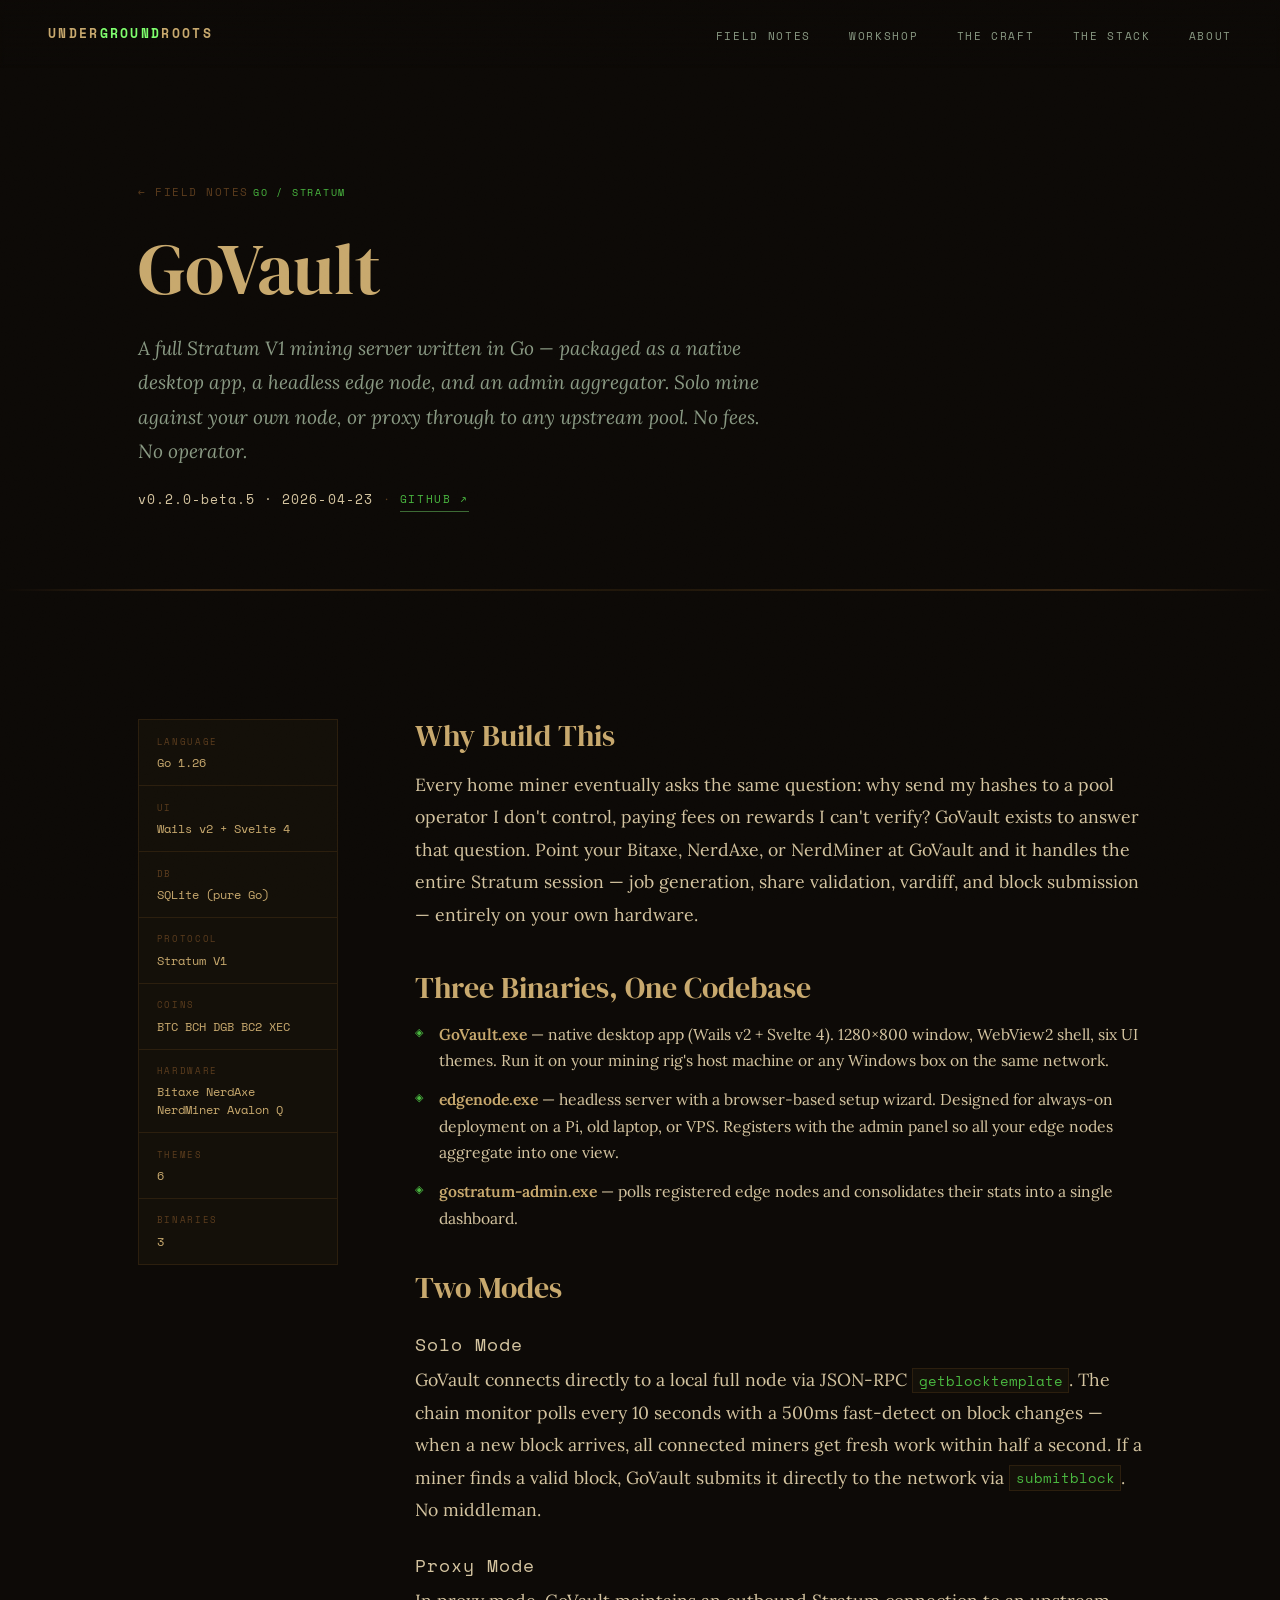
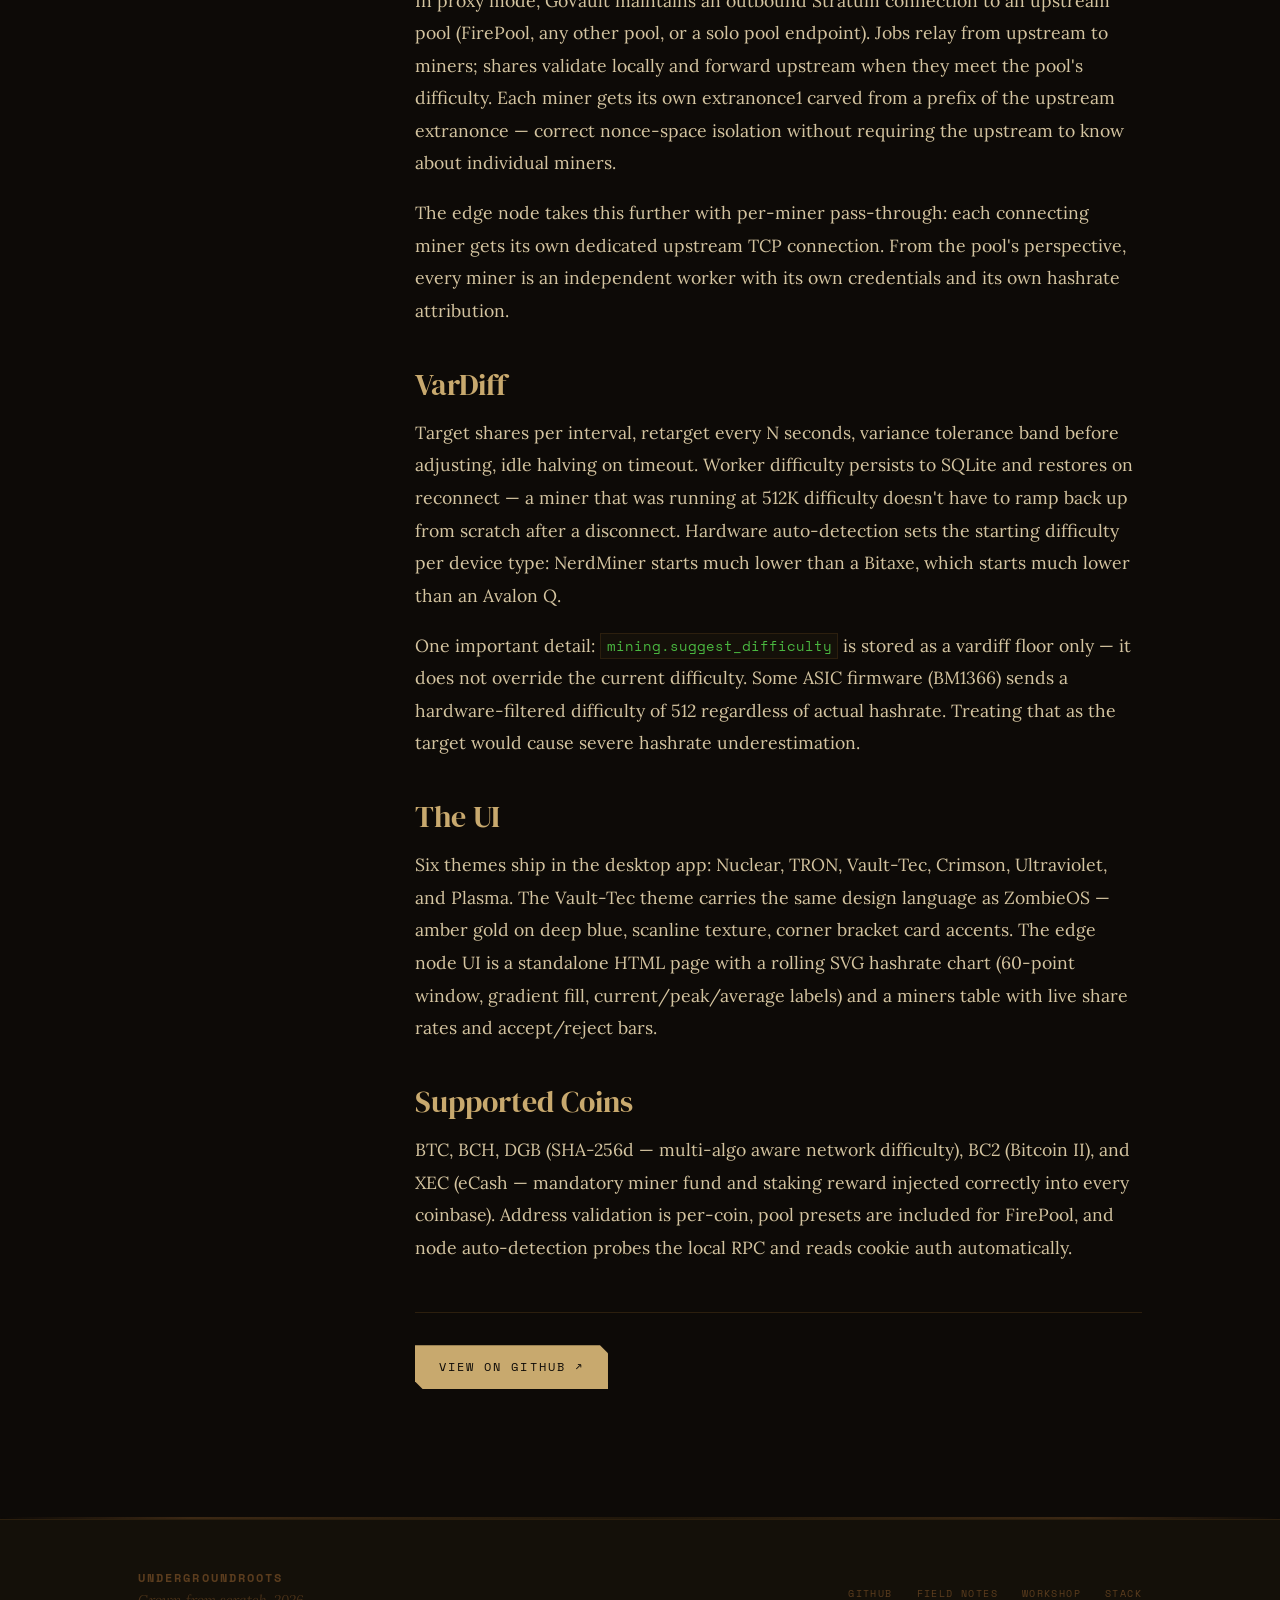
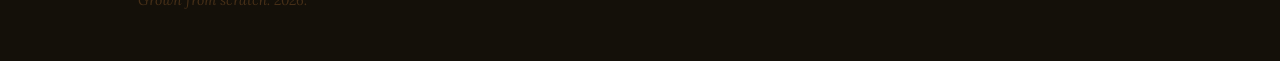
<file: field-notes/govault.html>
<!DOCTYPE html>
<html lang="en">
<head>
    <meta charset="UTF-8">
    <meta name="viewport" content="width=device-width, initial-scale=1.0">
    <title>GoVault — Field Notes — Undergroundroots</title>
    <meta name="description" content="A full Stratum V1 server built in Go — desktop app, headless edge node, and admin panel. Solo mining or upstream proxy, no pool operator required.">
    <link rel="stylesheet" href="../assets/css/style.css">
    <link rel="preconnect" href="https://fonts.googleapis.com">
    <link rel="preconnect" href="https://fonts.gstatic.com" crossorigin>
    <link href="https://fonts.googleapis.com/css2?family=DM+Serif+Display:ital@0;1&family=Lora:ital,wght@0,400;0,600;1,400&family=Space+Mono:ital,wght@0,400;0,700;1,400&display=swap" rel="stylesheet">
</head>
<body>
<canvas id="root-canvas" aria-hidden="true"></canvas>
<div class="site-wrap">

    <nav class="site-nav" aria-label="Main navigation">
        <a href="/" class="nav-logo">Under<span>ground</span>roots</a>
        <ul class="nav-links">
            <li><a href="/field-notes/">Field Notes</a></li>
            <li><a href="/workshop/">Workshop</a></li>
            <li><a href="/#craft">The Craft</a></li>
            <li><a href="/#stack">The Stack</a></li>
            <li><a href="/#compost">About</a></li>
        </ul>
    </nav>

    <section class="page-hero">
        <div class="container">
            <a href="/field-notes/" class="back-link">← Field Notes</a>
            <span class="note-tag" style="margin-top:1.5rem;display:inline-block;">Go / Stratum</span>
            <h1 class="page-title">GoVault</h1>
            <p class="page-lead">A full Stratum V1 mining server written in Go — packaged as a native desktop app, a headless edge node, and an admin aggregator. Solo mine against your own node, or proxy through to any upstream pool. No fees. No operator.</p>
            <div class="article-meta">
                <span class="mono">v0.2.0-beta.5 · 2026-04-23</span>
                <span class="meta-dot">·</span>
                <a href="https://github.com/ShaeOJ/GoVault" class="workshop-link" target="_blank" rel="noopener">GitHub ↗</a>
            </div>
        </div>
    </section>

    <hr class="ink-divider">

    <section class="page-body">
        <div class="container">
            <div class="article-grid">

                <aside class="article-sidebar reveal">
                    <div class="sidebar-block">
                        <div class="sidebar-label">Language</div>
                        <div class="sidebar-value">Go 1.26</div>
                    </div>
                    <div class="sidebar-block">
                        <div class="sidebar-label">UI</div>
                        <div class="sidebar-value">Wails v2 + Svelte 4</div>
                    </div>
                    <div class="sidebar-block">
                        <div class="sidebar-label">DB</div>
                        <div class="sidebar-value">SQLite (pure Go)</div>
                    </div>
                    <div class="sidebar-block">
                        <div class="sidebar-label">Protocol</div>
                        <div class="sidebar-value">Stratum V1</div>
                    </div>
                    <div class="sidebar-block">
                        <div class="sidebar-label">Coins</div>
                        <div class="sidebar-value">BTC BCH DGB BC2 XEC</div>
                    </div>
                    <div class="sidebar-block">
                        <div class="sidebar-label">Hardware</div>
                        <div class="sidebar-value">Bitaxe NerdAxe NerdMiner Avalon Q</div>
                    </div>
                    <div class="sidebar-block">
                        <div class="sidebar-label">Themes</div>
                        <div class="sidebar-value">6</div>
                    </div>
                    <div class="sidebar-block">
                        <div class="sidebar-label">Binaries</div>
                        <div class="sidebar-value">3</div>
                    </div>
                </aside>

                <article class="article-body reveal">

                    <h2>Why Build This</h2>
                    <p>Every home miner eventually asks the same question: why send my hashes to a pool operator I don't control, paying fees on rewards I can't verify? GoVault exists to answer that question. Point your Bitaxe, NerdAxe, or NerdMiner at GoVault and it handles the entire Stratum session — job generation, share validation, vardiff, and block submission — entirely on your own hardware.</p>

                    <h2>Three Binaries, One Codebase</h2>
                    <ul class="article-list">
                        <li><strong>GoVault.exe</strong> — native desktop app (Wails v2 + Svelte 4). 1280×800 window, WebView2 shell, six UI themes. Run it on your mining rig's host machine or any Windows box on the same network.</li>
                        <li><strong>edgenode.exe</strong> — headless server with a browser-based setup wizard. Designed for always-on deployment on a Pi, old laptop, or VPS. Registers with the admin panel so all your edge nodes aggregate into one view.</li>
                        <li><strong>gostratum-admin.exe</strong> — polls registered edge nodes and consolidates their stats into a single dashboard.</li>
                    </ul>

                    <h2>Two Modes</h2>
                    <h3>Solo Mode</h3>
                    <p>GoVault connects directly to a local full node via JSON-RPC <code>getblocktemplate</code>. The chain monitor polls every 10 seconds with a 500ms fast-detect on block changes — when a new block arrives, all connected miners get fresh work within half a second. If a miner finds a valid block, GoVault submits it directly to the network via <code>submitblock</code>. No middleman.</p>

                    <h3>Proxy Mode</h3>
                    <p>In proxy mode, GoVault maintains an outbound Stratum connection to an upstream pool (FirePool, any other pool, or a solo pool endpoint). Jobs relay from upstream to miners; shares validate locally and forward upstream when they meet the pool's difficulty. Each miner gets its own extranonce1 carved from a prefix of the upstream extranonce — correct nonce-space isolation without requiring the upstream to know about individual miners.</p>
                    <p>The edge node takes this further with per-miner pass-through: each connecting miner gets its own dedicated upstream TCP connection. From the pool's perspective, every miner is an independent worker with its own credentials and its own hashrate attribution.</p>

                    <h2>VarDiff</h2>
                    <p>Target shares per interval, retarget every N seconds, variance tolerance band before adjusting, idle halving on timeout. Worker difficulty persists to SQLite and restores on reconnect — a miner that was running at 512K difficulty doesn't have to ramp back up from scratch after a disconnect. Hardware auto-detection sets the starting difficulty per device type: NerdMiner starts much lower than a Bitaxe, which starts much lower than an Avalon Q.</p>
                    <p>One important detail: <code>mining.suggest_difficulty</code> is stored as a vardiff floor only — it does not override the current difficulty. Some ASIC firmware (BM1366) sends a hardware-filtered difficulty of 512 regardless of actual hashrate. Treating that as the target would cause severe hashrate underestimation.</p>

                    <h2>The UI</h2>
                    <p>Six themes ship in the desktop app: Nuclear, TRON, Vault-Tec, Crimson, Ultraviolet, and Plasma. The Vault-Tec theme carries the same design language as ZombieOS — amber gold on deep blue, scanline texture, corner bracket card accents. The edge node UI is a standalone HTML page with a rolling SVG hashrate chart (60-point window, gradient fill, current/peak/average labels) and a miners table with live share rates and accept/reject bars.</p>

                    <h2>Supported Coins</h2>
                    <p>BTC, BCH, DGB (SHA-256d — multi-algo aware network difficulty), BC2 (Bitcoin II), and XEC (eCash — mandatory miner fund and staking reward injected correctly into every coinbase). Address validation is per-coin, pool presets are included for FirePool, and node auto-detection probes the local RPC and reads cookie auth automatically.</p>

                    <div class="article-cta">
                        <a href="https://github.com/ShaeOJ/GoVault" class="hero-cta" target="_blank" rel="noopener">View on GitHub ↗</a>
                    </div>

                </article>

            </div>
        </div>
    </section>

    <hr class="ink-divider">
    <footer class="site-footer">
        <div class="container">
            <div class="footer-inner">
                <div>
                    <div class="footer-logo">Undergroundroots</div>
                    <div class="footer-tagline">Grown from scratch. 2026.</div>
                </div>
                <ul class="footer-links">
                    <li><a href="https://github.com/ShaeOJ/Undergroundroots" target="_blank" rel="noopener">GitHub</a></li>
                    <li><a href="/field-notes/">Field Notes</a></li>
                    <li><a href="/workshop/">Workshop</a></li>
                    <li><a href="/#stack">Stack</a></li>
                </ul>
            </div>
        </div>
    </footer>

</div>
<script src="../assets/js/roots.js"></script>
<script src="../assets/js/main.js"></script>
</body>
</html>
</file>
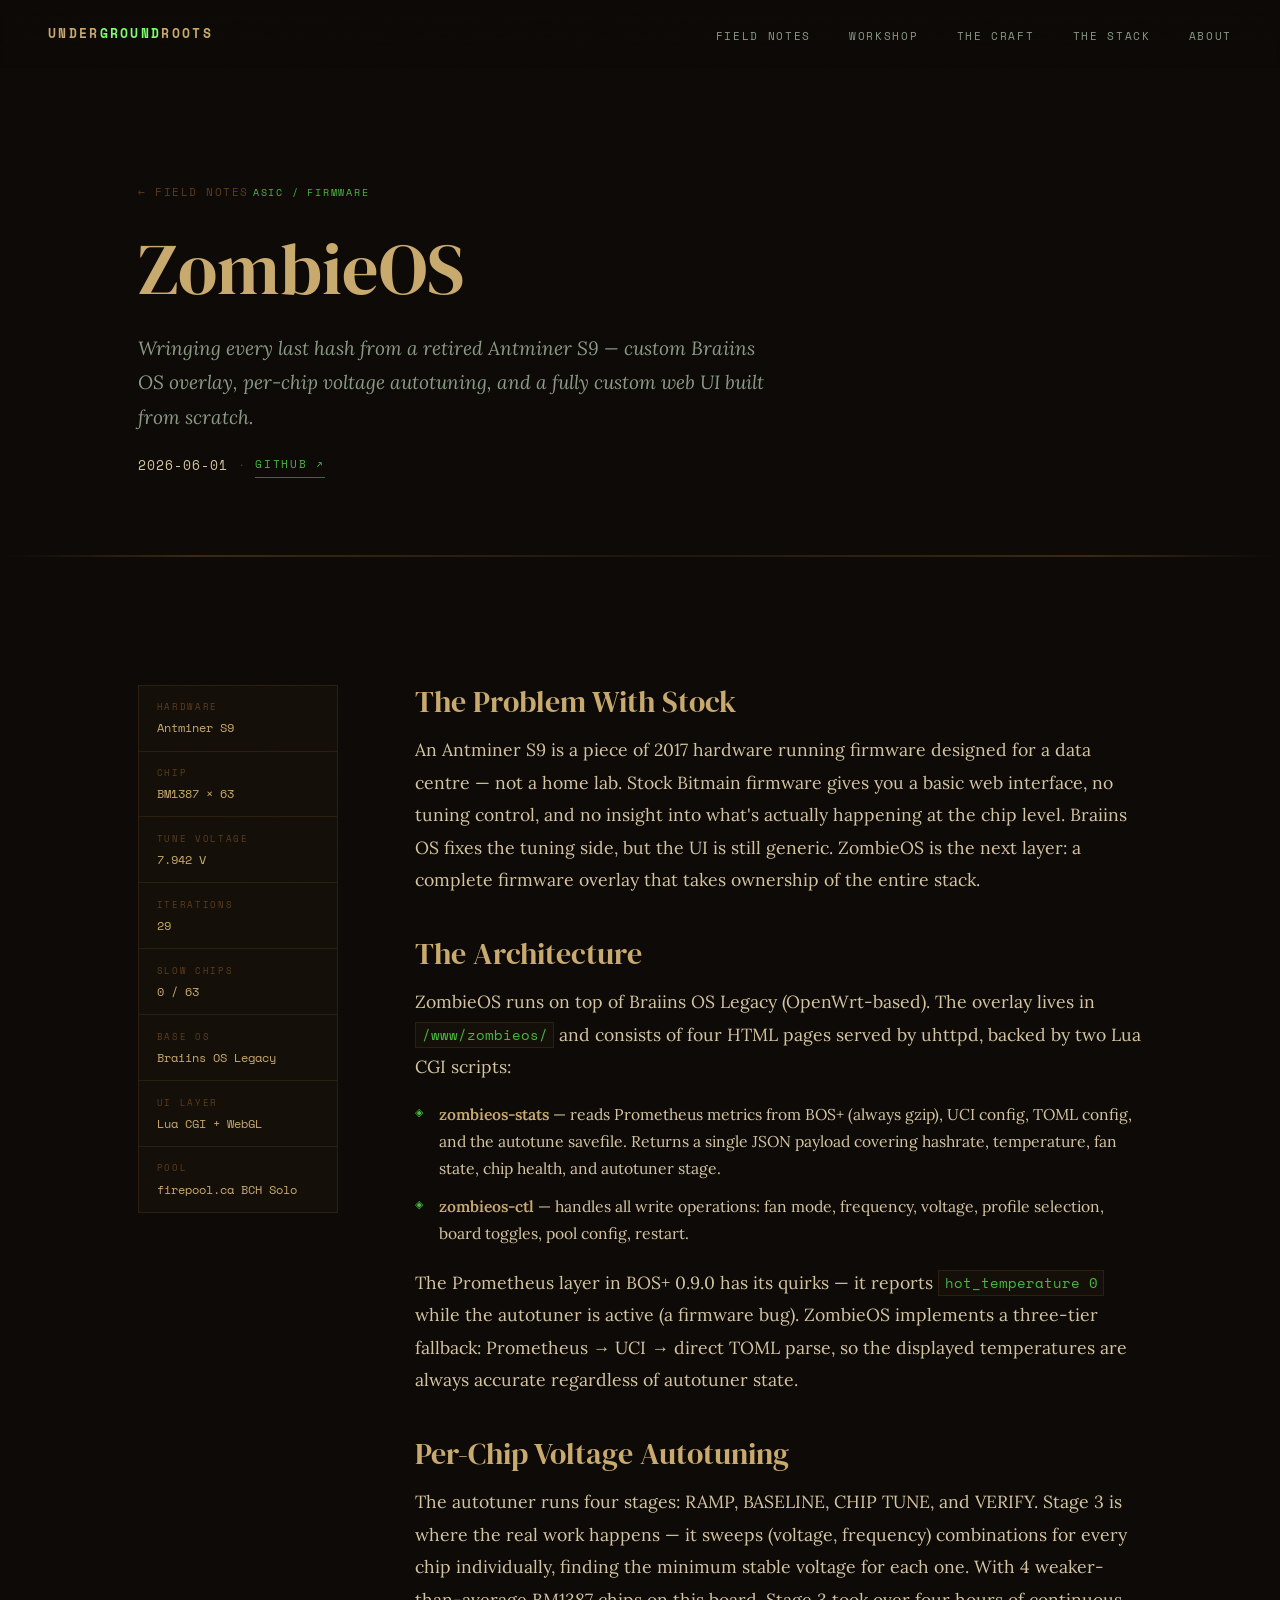
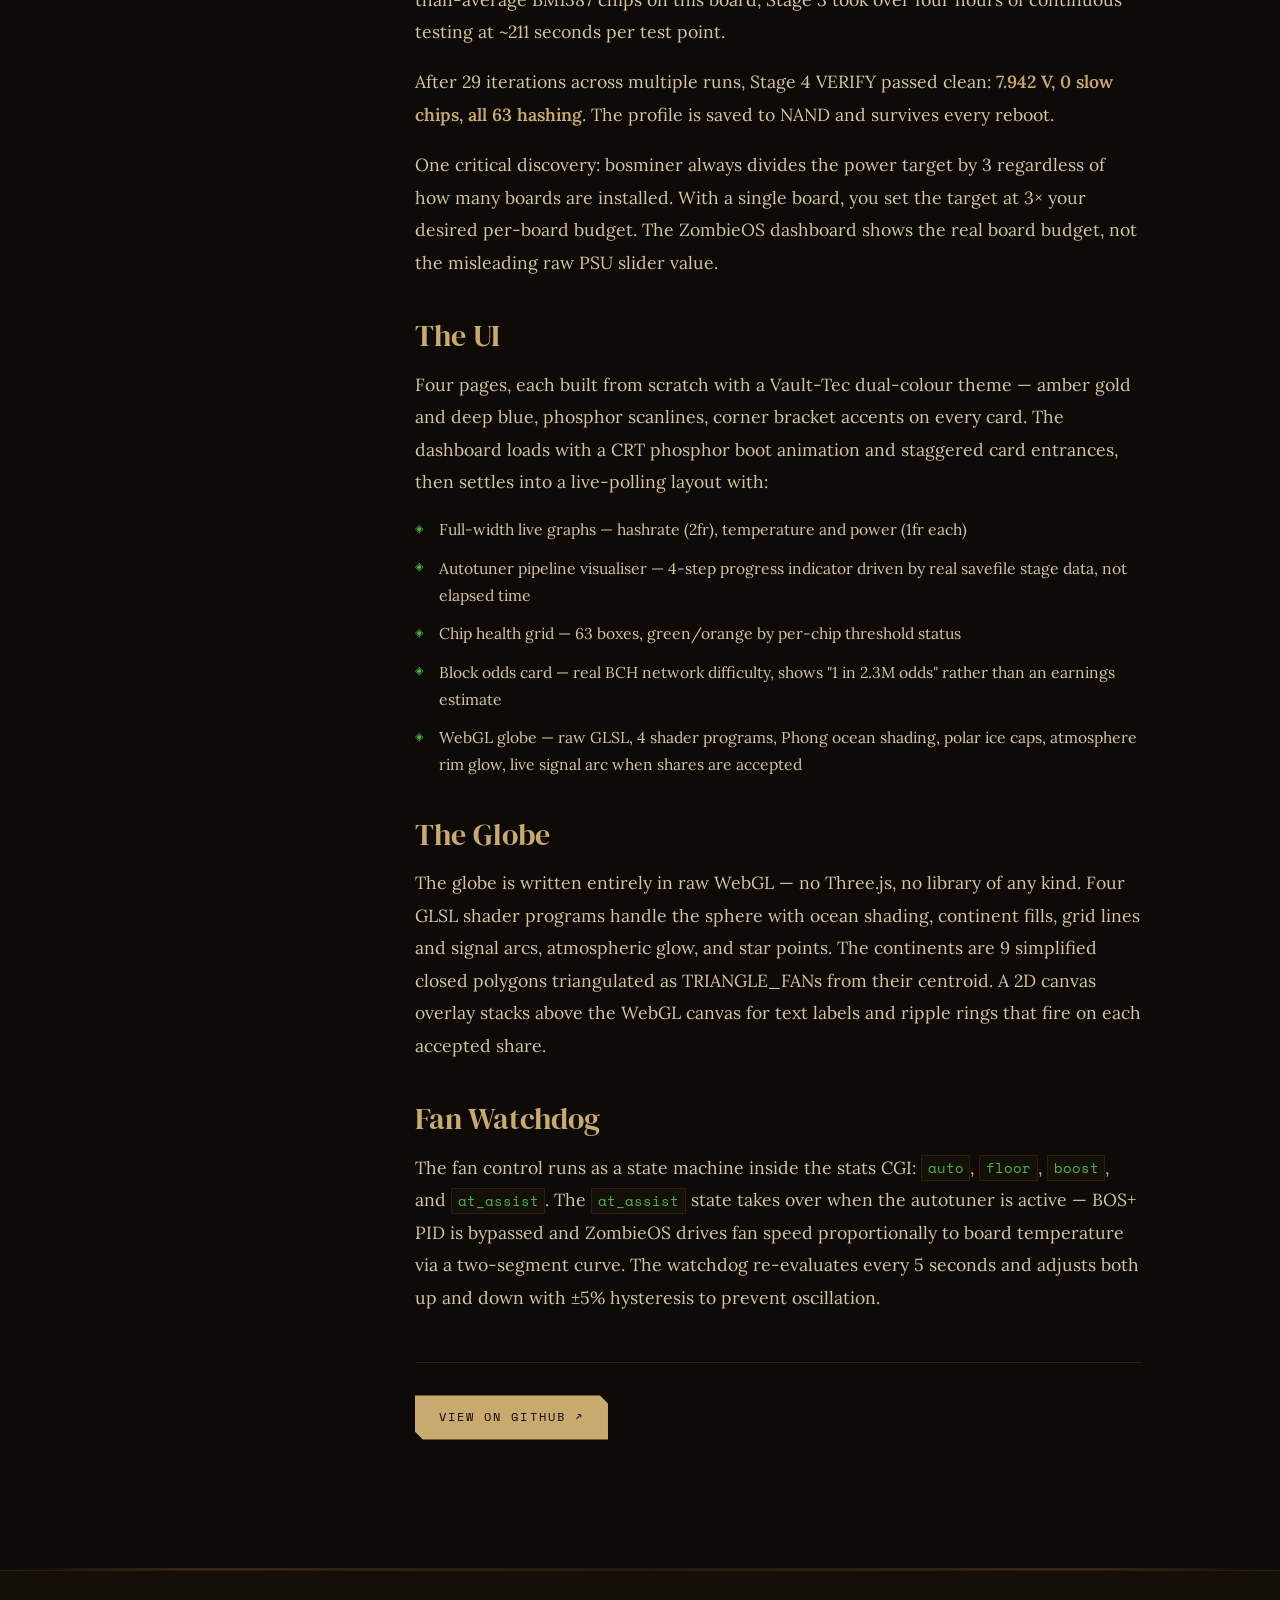
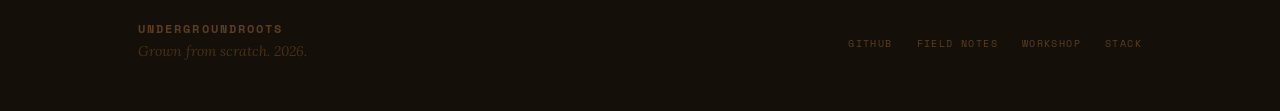
<file: field-notes/zombieos.html>
<!DOCTYPE html>
<html lang="en">
<head>
    <meta charset="UTF-8">
    <meta name="viewport" content="width=device-width, initial-scale=1.0">
    <title>ZombieOS — Field Notes — Undergroundroots</title>
    <meta name="description" content="A custom firmware overlay on Braiins OS for a single-board Antminer S9. Per-chip voltage autotuning, WebGL UI, and a Vault-Tec design system.">
    <link rel="stylesheet" href="../assets/css/style.css">
    <link rel="preconnect" href="https://fonts.googleapis.com">
    <link rel="preconnect" href="https://fonts.gstatic.com" crossorigin>
    <link href="https://fonts.googleapis.com/css2?family=DM+Serif+Display:ital@0;1&family=Lora:ital,wght@0,400;0,600;1,400&family=Space+Mono:ital,wght@0,400;0,700;1,400&display=swap" rel="stylesheet">
</head>
<body>
<canvas id="root-canvas" aria-hidden="true"></canvas>
<div class="site-wrap">

    <nav class="site-nav" aria-label="Main navigation">
        <a href="/" class="nav-logo">Under<span>ground</span>roots</a>
        <ul class="nav-links">
            <li><a href="/field-notes/">Field Notes</a></li>
            <li><a href="/workshop/">Workshop</a></li>
            <li><a href="/#craft">The Craft</a></li>
            <li><a href="/#stack">The Stack</a></li>
            <li><a href="/#compost">About</a></li>
        </ul>
    </nav>

    <section class="page-hero">
        <div class="container">
            <a href="/field-notes/" class="back-link">← Field Notes</a>
            <span class="note-tag" style="margin-top:1.5rem;display:inline-block;">ASIC / Firmware</span>
            <h1 class="page-title">ZombieOS</h1>
            <p class="page-lead">Wringing every last hash from a retired Antminer S9 — custom Braiins OS overlay, per-chip voltage autotuning, and a fully custom web UI built from scratch.</p>
            <div class="article-meta">
                <span class="mono">2026-06-01</span>
                <span class="meta-dot">·</span>
                <a href="https://github.com/ShaeOJ/Zombie-Braiins-" class="workshop-link" target="_blank" rel="noopener">GitHub ↗</a>
            </div>
        </div>
    </section>

    <hr class="ink-divider">

    <section class="page-body">
        <div class="container">
            <div class="article-grid">

                <aside class="article-sidebar reveal">
                    <div class="sidebar-block">
                        <div class="sidebar-label">Hardware</div>
                        <div class="sidebar-value">Antminer S9</div>
                    </div>
                    <div class="sidebar-block">
                        <div class="sidebar-label">Chip</div>
                        <div class="sidebar-value">BM1387 × 63</div>
                    </div>
                    <div class="sidebar-block">
                        <div class="sidebar-label">Tune Voltage</div>
                        <div class="sidebar-value">7.942 V</div>
                    </div>
                    <div class="sidebar-block">
                        <div class="sidebar-label">Iterations</div>
                        <div class="sidebar-value">29</div>
                    </div>
                    <div class="sidebar-block">
                        <div class="sidebar-label">Slow Chips</div>
                        <div class="sidebar-value">0 / 63</div>
                    </div>
                    <div class="sidebar-block">
                        <div class="sidebar-label">Base OS</div>
                        <div class="sidebar-value">Braiins OS Legacy</div>
                    </div>
                    <div class="sidebar-block">
                        <div class="sidebar-label">UI Layer</div>
                        <div class="sidebar-value">Lua CGI + WebGL</div>
                    </div>
                    <div class="sidebar-block">
                        <div class="sidebar-label">Pool</div>
                        <div class="sidebar-value">firepool.ca BCH Solo</div>
                    </div>
                </aside>

                <article class="article-body reveal">

                    <h2>The Problem With Stock</h2>
                    <p>An Antminer S9 is a piece of 2017 hardware running firmware designed for a data centre — not a home lab. Stock Bitmain firmware gives you a basic web interface, no tuning control, and no insight into what's actually happening at the chip level. Braiins OS fixes the tuning side, but the UI is still generic. ZombieOS is the next layer: a complete firmware overlay that takes ownership of the entire stack.</p>

                    <h2>The Architecture</h2>
                    <p>ZombieOS runs on top of Braiins OS Legacy (OpenWrt-based). The overlay lives in <code>/www/zombieos/</code> and consists of four HTML pages served by uhttpd, backed by two Lua CGI scripts:</p>
                    <ul class="article-list">
                        <li><strong>zombieos-stats</strong> — reads Prometheus metrics from BOS+ (always gzip), UCI config, TOML config, and the autotune savefile. Returns a single JSON payload covering hashrate, temperature, fan state, chip health, and autotuner stage.</li>
                        <li><strong>zombieos-ctl</strong> — handles all write operations: fan mode, frequency, voltage, profile selection, board toggles, pool config, restart.</li>
                    </ul>
                    <p>The Prometheus layer in BOS+ 0.9.0 has its quirks — it reports <code>hot_temperature 0</code> while the autotuner is active (a firmware bug). ZombieOS implements a three-tier fallback: Prometheus → UCI → direct TOML parse, so the displayed temperatures are always accurate regardless of autotuner state.</p>

                    <h2>Per-Chip Voltage Autotuning</h2>
                    <p>The autotuner runs four stages: RAMP, BASELINE, CHIP TUNE, and VERIFY. Stage 3 is where the real work happens — it sweeps (voltage, frequency) combinations for every chip individually, finding the minimum stable voltage for each one. With 4 weaker-than-average BM1387 chips on this board, Stage 3 took over four hours of continuous testing at ~211 seconds per test point.</p>
                    <p>After 29 iterations across multiple runs, Stage 4 VERIFY passed clean: <strong>7.942 V, 0 slow chips, all 63 hashing</strong>. The profile is saved to NAND and survives every reboot.</p>
                    <p>One critical discovery: bosminer always divides the power target by 3 regardless of how many boards are installed. With a single board, you set the target at 3× your desired per-board budget. The ZombieOS dashboard shows the real board budget, not the misleading raw PSU slider value.</p>

                    <h2>The UI</h2>
                    <p>Four pages, each built from scratch with a Vault-Tec dual-colour theme — amber gold and deep blue, phosphor scanlines, corner bracket accents on every card. The dashboard loads with a CRT phosphor boot animation and staggered card entrances, then settles into a live-polling layout with:</p>
                    <ul class="article-list">
                        <li>Full-width live graphs — hashrate (2fr), temperature and power (1fr each)</li>
                        <li>Autotuner pipeline visualiser — 4-step progress indicator driven by real savefile stage data, not elapsed time</li>
                        <li>Chip health grid — 63 boxes, green/orange by per-chip threshold status</li>
                        <li>Block odds card — real BCH network difficulty, shows "1 in 2.3M odds" rather than an earnings estimate</li>
                        <li>WebGL globe — raw GLSL, 4 shader programs, Phong ocean shading, polar ice caps, atmosphere rim glow, live signal arc when shares are accepted</li>
                    </ul>

                    <h2>The Globe</h2>
                    <p>The globe is written entirely in raw WebGL — no Three.js, no library of any kind. Four GLSL shader programs handle the sphere with ocean shading, continent fills, grid lines and signal arcs, atmospheric glow, and star points. The continents are 9 simplified closed polygons triangulated as TRIANGLE_FANs from their centroid. A 2D canvas overlay stacks above the WebGL canvas for text labels and ripple rings that fire on each accepted share.</p>

                    <h2>Fan Watchdog</h2>
                    <p>The fan control runs as a state machine inside the stats CGI: <code>auto</code>, <code>floor</code>, <code>boost</code>, and <code>at_assist</code>. The <code>at_assist</code> state takes over when the autotuner is active — BOS+ PID is bypassed and ZombieOS drives fan speed proportionally to board temperature via a two-segment curve. The watchdog re-evaluates every 5 seconds and adjusts both up and down with ±5% hysteresis to prevent oscillation.</p>

                    <div class="article-cta">
                        <a href="https://github.com/ShaeOJ/Zombie-Braiins-" class="hero-cta" target="_blank" rel="noopener">View on GitHub ↗</a>
                    </div>

                </article>

            </div>
        </div>
    </section>

    <hr class="ink-divider">
    <footer class="site-footer">
        <div class="container">
            <div class="footer-inner">
                <div>
                    <div class="footer-logo">Undergroundroots</div>
                    <div class="footer-tagline">Grown from scratch. 2026.</div>
                </div>
                <ul class="footer-links">
                    <li><a href="https://github.com/ShaeOJ/Undergroundroots" target="_blank" rel="noopener">GitHub</a></li>
                    <li><a href="/field-notes/">Field Notes</a></li>
                    <li><a href="/workshop/">Workshop</a></li>
                    <li><a href="/#stack">Stack</a></li>
                </ul>
            </div>
        </div>
    </footer>

</div>
<script src="../assets/js/roots.js"></script>
<script src="../assets/js/main.js"></script>
</body>
</html>
</file>
<file: assets/css/style.css>
/* ============================================================
   UNDERGROUNDROOTS — Stylesheet
   Palette: Soil depth system + bioluminescent accents
   ============================================================ */

@import url('https://fonts.googleapis.com/css2?family=DM+Serif+Display:ital@0;1&family=Lora:ital,wght@0,400;0,600;1,400&family=Space+Mono:ital,wght@0,400;0,700;1,400&display=swap');

/* ── Custom Properties ──────────────────────────────────── */
:root {
    --deep-soil:    #0d0a07;
    --subsoil:      #141009;
    --topsoil:      #1e1509;
    --root-brown:   #2c1f0e;
    --bark:         #5c3d1e;
    --mycelium:     #c8a96e;
    --spore:        #d4c4a0;
    --pale-sky:     #e8dcc8;
    --bio-green:    #7fff6e;
    --bio-dim:      #4ab840;
    --muted-green:  #3d6b35;
    --rust:         #9c4a1a;
    --slate:        #8a9a84;

    --font-head:    'DM Serif Display', Georgia, serif;
    --font-body:    'Lora', Georgia, serif;
    --font-mono:    'Space Mono', 'Courier New', monospace;

    --section-pad:  clamp(4rem, 10vw, 8rem);
    --content-max:  1100px;
    --radius-card:  2px;
}

/* ── Reset ───────────────────────────────────────────────── */
*, *::before, *::after { box-sizing: border-box; margin: 0; padding: 0; }

html {
    scroll-behavior: smooth;
    font-size: 16px;
}

body {
    background-color: var(--deep-soil);
    color: var(--spore);
    font-family: var(--font-body);
    line-height: 1.75;
    overflow-x: hidden;
}

/* Grain texture overlay */
body::after {
    content: '';
    position: fixed;
    inset: 0;
    background-image: url("data:image/svg+xml,%3Csvg xmlns='http://www.w3.org/2000/svg' width='300' height='300'%3E%3Cfilter id='n'%3E%3CfeTurbulence type='fractalNoise' baseFrequency='0.75' numOctaves='4' stitchTiles='stitch'/%3E%3C/filter%3E%3Crect width='300' height='300' filter='url(%23n)' opacity='0.18'/%3E%3C/svg%3E");
    opacity: 0.045;
    pointer-events: none;
    z-index: 9998;
}

/* ── Canvas ─────────────────────────────────────────────── */
#root-canvas {
    position: fixed;
    inset: 0;
    width: 100%;
    height: 100%;
    z-index: 0;
    pointer-events: none;
}

/* ── Site wrapper (above canvas) ────────────────────────── */
.site-wrap {
    position: relative;
    z-index: 10;
}

/* ── Typography ─────────────────────────────────────────── */
h1, h2, h3, h4 {
    font-family: var(--font-head);
    color: var(--mycelium);
    line-height: 1.15;
    font-weight: 400;
}

h1 { font-size: clamp(2.8rem, 8vw, 6.5rem); }
h2 { font-size: clamp(1.8rem, 4vw, 3rem); }
h3 { font-size: clamp(1.2rem, 2.5vw, 1.75rem); }

p { color: var(--spore); font-size: clamp(0.95rem, 1.5vw, 1.1rem); }

a {
    color: var(--bio-dim);
    text-decoration: none;
    transition: color 0.2s;
}
a:hover { color: var(--bio-green); }

strong { color: var(--mycelium); font-weight: 600; }

.mono {
    font-family: var(--font-mono);
    font-size: 0.8em;
    letter-spacing: 0.08em;
}

/* ── Utility ─────────────────────────────────────────────── */
.container {
    max-width: var(--content-max);
    margin: 0 auto;
    padding: 0 clamp(1.25rem, 5vw, 3rem);
}

.section-label {
    font-family: var(--font-mono);
    font-size: 0.7rem;
    letter-spacing: 0.25em;
    text-transform: uppercase;
    color: var(--bio-dim);
    display: block;
    margin-bottom: 1.2rem;
}

.section-label::before {
    content: '⌬ ';
    opacity: 0.7;
}

/* ── Divider — organic ink stroke ─────────────────────────── */
.ink-divider {
    border: none;
    height: 2px;
    background: linear-gradient(
        90deg,
        transparent 0%,
        var(--bark) 15%,
        var(--root-brown) 50%,
        var(--bark) 85%,
        transparent 100%
    );
    margin: 0;
    opacity: 0.6;
    position: relative;
}

/* ── Navigation ─────────────────────────────────────────── */
.site-nav {
    position: fixed;
    top: 0;
    left: 0;
    right: 0;
    z-index: 100;
    padding: 1.25rem clamp(1.25rem, 5vw, 3rem);
    display: flex;
    align-items: center;
    justify-content: space-between;
    background: linear-gradient(to bottom, rgba(13,10,7,0.92) 0%, transparent 100%);
    backdrop-filter: blur(2px);
    transition: background 0.3s;
}

.nav-logo {
    font-family: var(--font-mono);
    font-size: 0.8rem;
    font-weight: 700;
    letter-spacing: 0.18em;
    text-transform: uppercase;
    color: var(--mycelium);
    text-decoration: none;
}

.nav-logo span {
    color: var(--bio-green);
}

.nav-links {
    list-style: none;
    display: flex;
    gap: clamp(1.2rem, 3vw, 2.5rem);
}

.nav-links a {
    font-family: var(--font-mono);
    font-size: 0.68rem;
    letter-spacing: 0.15em;
    text-transform: uppercase;
    color: var(--slate);
    transition: color 0.2s;
}

.nav-links a:hover { color: var(--mycelium); }

/* ── Hero Section ───────────────────────────────────────── */
#hero {
    min-height: 100svh;
    display: flex;
    flex-direction: column;
    justify-content: flex-end;
    padding-bottom: clamp(4rem, 8vw, 6rem);
    position: relative;
}

.hero-content {
    max-width: 820px;
}

.hero-eyebrow {
    font-family: var(--font-mono);
    font-size: 0.72rem;
    letter-spacing: 0.3em;
    text-transform: uppercase;
    color: var(--bio-green);
    margin-bottom: 1.5rem;
    display: flex;
    align-items: center;
    gap: 0.75rem;
}

.hero-eyebrow::before {
    content: '';
    display: block;
    width: 32px;
    height: 1px;
    background: var(--bio-green);
    opacity: 0.7;
}

.hero-title {
    color: var(--mycelium);
    margin-bottom: 1.75rem;
}

.hero-title em {
    font-style: italic;
    color: var(--pale-sky);
}

.hero-sub {
    font-family: var(--font-body);
    font-style: italic;
    color: var(--slate);
    font-size: clamp(1rem, 1.8vw, 1.25rem);
    max-width: 540px;
    margin-bottom: 2.5rem;
    line-height: 1.65;
}

.hero-cta {
    display: inline-flex;
    align-items: center;
    gap: 0.6rem;
    font-family: var(--font-mono);
    font-size: 0.72rem;
    letter-spacing: 0.18em;
    text-transform: uppercase;
    color: var(--deep-soil);
    background: var(--mycelium);
    padding: 0.75rem 1.5rem;
    border: none;
    cursor: pointer;
    text-decoration: none;
    transition: background 0.2s, transform 0.15s;
    clip-path: polygon(0 0, calc(100% - 8px) 0, 100% 8px, 100% 100%, 8px 100%, 0 calc(100% - 8px));
}

.hero-cta:hover {
    background: var(--pale-sky);
    transform: translateY(-2px);
    color: var(--deep-soil);
}

.hero-scroll-hint {
    position: absolute;
    bottom: 2rem;
    right: clamp(1.25rem, 5vw, 3rem);
    font-family: var(--font-mono);
    font-size: 0.6rem;
    letter-spacing: 0.2em;
    text-transform: uppercase;
    color: var(--bark);
    writing-mode: vertical-rl;
    display: flex;
    align-items: center;
    gap: 0.5rem;
}

.hero-scroll-hint::after {
    content: '';
    display: block;
    width: 1px;
    height: 48px;
    background: linear-gradient(to bottom, var(--bark), transparent);
}

/* ── Section base ────────────────────────────────────────── */
section {
    padding: var(--section-pad) 0;
}

/* ── Idea / Manifesto ───────────────────────────────────── */
#idea {
    background: var(--subsoil);
    border-top: 1px solid var(--root-brown);
    border-bottom: 1px solid var(--root-brown);
}

.idea-grid {
    display: grid;
    grid-template-columns: 1fr 2fr;
    gap: clamp(2rem, 6vw, 5rem);
    align-items: start;
}

.idea-accent {
    padding-top: 0.5rem;
}

.idea-glyph {
    font-size: 4rem;
    line-height: 1;
    color: var(--muted-green);
    opacity: 0.5;
    font-family: var(--font-head);
    font-style: italic;
}

.idea-manifesto {
    font-size: clamp(1.05rem, 2vw, 1.3rem);
    color: var(--spore);
    line-height: 1.85;
    font-style: italic;
}

.idea-manifesto p + p {
    margin-top: 1.2rem;
}

.idea-manifesto strong {
    color: var(--mycelium);
    font-style: normal;
}

.idea-principles {
    margin-top: 2rem;
    list-style: none;
    display: flex;
    flex-direction: column;
    gap: 0.75rem;
}

.idea-principles li {
    font-family: var(--font-mono);
    font-size: 0.78rem;
    letter-spacing: 0.1em;
    color: var(--slate);
    display: flex;
    align-items: baseline;
    gap: 0.75rem;
}

.idea-principles li::before {
    content: '◈';
    color: var(--bio-dim);
    flex-shrink: 0;
}

/* ── Field Notes (Blog Posts) ───────────────────────────── */
#field-notes {
    background: var(--deep-soil);
}

.field-notes-header {
    display: flex;
    align-items: flex-end;
    justify-content: space-between;
    margin-bottom: 3rem;
    gap: 1rem;
    flex-wrap: wrap;
}

.field-notes-header .view-all {
    font-family: var(--font-mono);
    font-size: 0.68rem;
    letter-spacing: 0.12em;
    color: var(--slate);
    text-transform: uppercase;
    border-bottom: 1px solid var(--bark);
    padding-bottom: 2px;
    transition: color 0.2s, border-color 0.2s;
}

.field-notes-header .view-all:hover {
    color: var(--mycelium);
    border-color: var(--mycelium);
}

.notes-grid {
    display: grid;
    grid-template-columns: repeat(auto-fill, minmax(300px, 1fr));
    gap: 1.5rem;
}

.note-card {
    background: var(--subsoil);
    border: 1px solid var(--root-brown);
    padding: 1.75rem;
    position: relative;
    transition: border-color 0.25s, transform 0.2s;
}

.note-card::before {
    content: '';
    position: absolute;
    inset: 0;
    border: 1px solid transparent;
    transition: border-color 0.25s;
    pointer-events: none;
}

.note-card:hover {
    border-color: var(--bark);
    transform: translateY(-3px);
}

.note-card:hover::before {
    border-color: var(--muted-green);
    opacity: 0.3;
    inset: 4px;
}

.note-tag {
    font-family: var(--font-mono);
    font-size: 0.62rem;
    letter-spacing: 0.18em;
    text-transform: uppercase;
    color: var(--bio-dim);
    margin-bottom: 0.9rem;
    display: block;
}

.note-title {
    font-family: var(--font-head);
    font-size: 1.3rem;
    color: var(--mycelium);
    margin-bottom: 0.75rem;
    line-height: 1.25;
}

.note-excerpt {
    font-size: 0.92rem;
    color: var(--slate);
    line-height: 1.7;
    margin-bottom: 1.25rem;
}

.note-footer {
    display: flex;
    align-items: center;
    justify-content: space-between;
    border-top: 1px solid var(--root-brown);
    padding-top: 0.9rem;
    margin-top: auto;
}

.note-date {
    font-family: var(--font-mono);
    font-size: 0.62rem;
    color: var(--bark);
    letter-spacing: 0.1em;
}

.note-read-more {
    font-family: var(--font-mono);
    font-size: 0.62rem;
    letter-spacing: 0.12em;
    text-transform: uppercase;
    color: var(--slate);
    transition: color 0.2s;
}

.note-read-more:hover { color: var(--bio-green); }

/* ── Workshop Spotlight ──────────────────────────────────── */
#workshop {
    background: var(--subsoil);
    border-top: 1px solid var(--root-brown);
    border-bottom: 1px solid var(--root-brown);
}

.workshop-grid {
    display: grid;
    grid-template-columns: 1.1fr 1fr;
    gap: clamp(2.5rem, 6vw, 5rem);
    align-items: center;
}

.workshop-image {
    aspect-ratio: 4/3;
    background: var(--topsoil);
    border: 1px solid var(--root-brown);
    display: flex;
    align-items: center;
    justify-content: center;
    position: relative;
    overflow: hidden;
}

.workshop-image-placeholder {
    font-family: var(--font-mono);
    font-size: 0.68rem;
    letter-spacing: 0.15em;
    color: var(--bark);
    text-align: center;
    text-transform: uppercase;
}

/* Corner ticks on the workshop image */
.workshop-image::before,
.workshop-image::after {
    content: '';
    position: absolute;
    width: 16px;
    height: 16px;
    border-color: var(--bark);
    border-style: solid;
    opacity: 0.6;
}

.workshop-image::before {
    top: 12px; left: 12px;
    border-width: 1px 0 0 1px;
}

.workshop-image::after {
    bottom: 12px; right: 12px;
    border-width: 0 1px 1px 0;
}

.workshop-info { }

.workshop-meta {
    display: flex;
    gap: 1.5rem;
    margin-top: 1.5rem;
    margin-bottom: 2rem;
    flex-wrap: wrap;
}

.workshop-stat {
    display: flex;
    flex-direction: column;
    gap: 0.2rem;
}

.workshop-stat-label {
    font-family: var(--font-mono);
    font-size: 0.58rem;
    letter-spacing: 0.18em;
    text-transform: uppercase;
    color: var(--bark);
}

.workshop-stat-value {
    font-family: var(--font-mono);
    font-size: 0.85rem;
    color: var(--mycelium);
}

.workshop-desc {
    color: var(--slate);
    font-size: 0.98rem;
    line-height: 1.8;
    margin-bottom: 2rem;
}

.workshop-link {
    display: inline-flex;
    align-items: center;
    gap: 0.5rem;
    font-family: var(--font-mono);
    font-size: 0.7rem;
    letter-spacing: 0.15em;
    text-transform: uppercase;
    color: var(--bio-dim);
    border-bottom: 1px solid var(--muted-green);
    padding-bottom: 3px;
    transition: color 0.2s, border-color 0.2s;
}

.workshop-link:hover {
    color: var(--bio-green);
    border-color: var(--bio-green);
}

/* ── Stack ──────────────────────────────────────────────── */
#stack {
    background: var(--deep-soil);
}

.stack-intro {
    max-width: 560px;
    margin-bottom: 3rem;
}

.stack-intro p {
    font-size: 1rem;
    color: var(--slate);
    font-style: italic;
    margin-top: 0.75rem;
}

.stack-grid {
    display: grid;
    grid-template-columns: repeat(auto-fill, minmax(160px, 1fr));
    gap: 0.75rem;
}

.stack-item {
    background: var(--subsoil);
    border: 1px solid var(--root-brown);
    padding: 1rem 1.25rem;
    display: flex;
    flex-direction: column;
    gap: 0.35rem;
    transition: border-color 0.2s, background 0.2s;
    cursor: default;
}

.stack-item:hover {
    border-color: var(--bark);
    background: var(--topsoil);
}

.stack-item:hover .stack-name { color: var(--bio-green); }

.stack-icon {
    font-size: 1.3rem;
    line-height: 1;
}

.stack-name {
    font-family: var(--font-mono);
    font-size: 0.72rem;
    letter-spacing: 0.1em;
    color: var(--mycelium);
    transition: color 0.2s;
}

.stack-desc {
    font-family: var(--font-mono);
    font-size: 0.6rem;
    color: var(--slate);
    letter-spacing: 0.05em;
    line-height: 1.5;
}

/* ── Inner pages ─────────────────────────────────────────── */
.page-hero {
    padding-top: clamp(7rem, 14vw, 10rem);
    padding-bottom: clamp(3rem, 6vw, 5rem);
}

.page-title {
    font-size: clamp(2.2rem, 6vw, 4.5rem);
    margin-top: 0.75rem;
    margin-bottom: 1.25rem;
}

.page-lead {
    font-style: italic;
    color: var(--slate);
    font-size: clamp(1rem, 1.8vw, 1.2rem);
    max-width: 640px;
    line-height: 1.8;
}

.page-body {
    padding: var(--section-pad) 0;
}

.back-link {
    font-family: var(--font-mono);
    font-size: 0.68rem;
    letter-spacing: 0.14em;
    text-transform: uppercase;
    color: var(--bark);
    transition: color 0.2s;
    display: inline-block;
}

.back-link:hover { color: var(--mycelium); }

.article-meta {
    display: flex;
    align-items: center;
    gap: 0.75rem;
    margin-top: 1.25rem;
    flex-wrap: wrap;
}

.meta-dot {
    color: var(--bark);
    font-size: 0.8rem;
}

/* Article layout */
.article-grid {
    display: grid;
    grid-template-columns: 200px 1fr;
    gap: clamp(2.5rem, 6vw, 5rem);
    align-items: start;
}

.article-sidebar {
    position: sticky;
    top: 6rem;
    display: flex;
    flex-direction: column;
    gap: 0;
    border: 1px solid var(--root-brown);
    background: var(--subsoil);
}

.sidebar-block {
    padding: 0.85rem 1.1rem;
    border-bottom: 1px solid var(--root-brown);
}

.sidebar-block:last-child { border-bottom: none; }

.sidebar-label {
    font-family: var(--font-mono);
    font-size: 0.58rem;
    letter-spacing: 0.18em;
    text-transform: uppercase;
    color: var(--bark);
    margin-bottom: 0.25rem;
}

.sidebar-value {
    font-family: var(--font-mono);
    font-size: 0.78rem;
    color: var(--mycelium);
    line-height: 1.4;
}

/* Article body prose */
.article-body h2 {
    font-size: clamp(1.3rem, 2.5vw, 1.9rem);
    margin-top: 2.5rem;
    margin-bottom: 0.9rem;
    color: var(--mycelium);
}

.article-body h2:first-child { margin-top: 0; }

.article-body h3 {
    font-size: 1.1rem;
    margin-top: 1.75rem;
    margin-bottom: 0.6rem;
    color: var(--spore);
    font-family: var(--font-mono);
    letter-spacing: 0.06em;
}

.article-body p {
    color: var(--spore);
    line-height: 1.85;
    margin-bottom: 1.1rem;
}

.article-body code {
    font-family: var(--font-mono);
    font-size: 0.82em;
    color: var(--bio-dim);
    background: var(--subsoil);
    padding: 0.1em 0.4em;
    border: 1px solid var(--root-brown);
}

.article-list {
    list-style: none;
    margin: 0 0 1.25rem 0;
    display: flex;
    flex-direction: column;
    gap: 0.75rem;
}

.article-list li {
    color: var(--spore);
    font-size: 0.98rem;
    line-height: 1.7;
    padding-left: 1.5rem;
    position: relative;
}

.article-list li::before {
    content: '◈';
    position: absolute;
    left: 0;
    color: var(--bio-dim);
    font-size: 0.7em;
    top: 0.2em;
}

.article-cta {
    margin-top: 3rem;
    padding-top: 2rem;
    border-top: 1px solid var(--root-brown);
}

/* Workshop list page */
.workshop-list {
    display: flex;
    flex-direction: column;
    gap: 0;
}

.workshop-entry {
    padding: clamp(2rem, 4vw, 3rem) 0;
}

.workshop-entry-header {
    display: grid;
    grid-template-columns: 1fr auto;
    gap: 2rem;
    align-items: start;
    margin-bottom: 1.5rem;
}

.workshop-entry-title {
    font-size: clamp(1.6rem, 3vw, 2.5rem);
    margin-top: 0.6rem;
    margin-bottom: 0.5rem;
}

.workshop-entry-sub {
    color: var(--slate);
    font-style: italic;
    font-size: 1rem;
    max-width: 520px;
    margin-top: 0;
}

.workshop-entry-stats {
    display: flex;
    gap: 1.5rem;
    flex-shrink: 0;
    flex-wrap: wrap;
    justify-content: flex-end;
}

.workshop-entry-links {
    display: flex;
    gap: 2rem;
    flex-wrap: wrap;
}

@media (max-width: 720px) {
    .article-grid {
        grid-template-columns: 1fr;
    }

    .article-sidebar {
        position: static;
        display: grid;
        grid-template-columns: repeat(2, 1fr);
    }

    .workshop-entry-header {
        grid-template-columns: 1fr;
    }

    .workshop-entry-stats {
        justify-content: flex-start;
    }
}

/* ── The Craft ──────────────────────────────────────────── */
#craft {
    background: var(--subsoil);
    border-top: 1px solid var(--root-brown);
    border-bottom: 1px solid var(--root-brown);
}

.craft-header {
    max-width: 680px;
    margin-bottom: clamp(3rem, 6vw, 5rem);
}

.craft-lead {
    font-style: italic;
    color: var(--slate);
    font-size: clamp(1rem, 1.8vw, 1.15rem);
    margin-top: 1rem;
    line-height: 1.8;
}

.craft-pillars {
    display: grid;
    grid-template-columns: repeat(auto-fill, minmax(280px, 1fr));
    gap: 1.5rem;
    margin-bottom: clamp(3rem, 6vw, 5rem);
}

.craft-pillar {
    background: var(--topsoil);
    border: 1px solid var(--root-brown);
    padding: 2rem 1.75rem;
    position: relative;
    transition: border-color 0.25s;
}

.craft-pillar:hover {
    border-color: var(--bark);
}

/* top-left corner accent */
.craft-pillar::before {
    content: '';
    position: absolute;
    top: -1px; left: -1px;
    width: 28px; height: 28px;
    border-top: 2px solid var(--bio-dim);
    border-left: 2px solid var(--bio-dim);
    opacity: 0;
    transition: opacity 0.25s;
}

.craft-pillar:hover::before {
    opacity: 1;
}

.craft-pillar-icon {
    font-size: 1.1rem;
    color: var(--bio-dim);
    margin-bottom: 1rem;
    line-height: 1;
}

.craft-pillar h3 {
    font-size: 1.3rem;
    margin-bottom: 0.9rem;
    color: var(--mycelium);
}

.craft-pillar p {
    font-size: 0.95rem;
    color: var(--slate);
    line-height: 1.75;
    margin-bottom: 1.25rem;
}

.craft-examples {
    list-style: none;
    display: flex;
    flex-direction: column;
    gap: 0.45rem;
    border-top: 1px solid var(--root-brown);
    padding-top: 1rem;
}

.craft-examples li {
    font-family: var(--font-mono);
    font-size: 0.64rem;
    letter-spacing: 0.08em;
    color: var(--bark);
    display: flex;
    align-items: baseline;
    gap: 0.5rem;
}

.craft-examples li::before {
    content: '→';
    color: var(--bio-dim);
    flex-shrink: 0;
}

.craft-statement {
    display: flex;
    justify-content: center;
}

.craft-quote {
    max-width: 640px;
    text-align: center;
    font-family: var(--font-head);
    font-size: clamp(1.1rem, 2.5vw, 1.5rem);
    color: var(--mycelium);
    line-height: 1.6;
    font-style: normal;
    position: relative;
    padding: 0 2rem;
}

.craft-quote em {
    color: var(--bio-green);
    font-style: italic;
}

.craft-quote::before,
.craft-quote::after {
    content: '';
    position: absolute;
    top: 50%;
    width: clamp(20px, 6vw, 48px);
    height: 1px;
    background: linear-gradient(90deg, transparent, var(--bark));
    transform: translateY(-50%);
}

.craft-quote::before {
    left: 0;
    background: linear-gradient(90deg, transparent, var(--bark));
}

.craft-quote::after {
    right: 0;
    background: linear-gradient(90deg, var(--bark), transparent);
}

/* ── Footer ─────────────────────────────────────────────── */
.site-footer {
    background: var(--subsoil);
    border-top: 1px solid var(--root-brown);
    padding: 3rem 0;
}

.footer-inner {
    display: flex;
    align-items: center;
    justify-content: space-between;
    flex-wrap: wrap;
    gap: 1.5rem;
}

.footer-logo {
    font-family: var(--font-mono);
    font-size: 0.72rem;
    font-weight: 700;
    letter-spacing: 0.18em;
    text-transform: uppercase;
    color: var(--bark);
}

.footer-tagline {
    font-family: var(--font-body);
    font-style: italic;
    font-size: 0.88rem;
    color: var(--bark);
    opacity: 0.7;
}

.footer-links {
    display: flex;
    gap: 1.5rem;
    list-style: none;
}

.footer-links a {
    font-family: var(--font-mono);
    font-size: 0.62rem;
    letter-spacing: 0.14em;
    text-transform: uppercase;
    color: var(--bark);
    transition: color 0.2s;
}

.footer-links a:hover { color: var(--mycelium); }

/* ── Reveal animations ──────────────────────────────────── */
.reveal {
    opacity: 0;
    transform: translateY(22px);
    transition: opacity 0.7s ease, transform 0.7s ease;
}

.reveal.visible {
    opacity: 1;
    transform: translateY(0);
}

/* ── Responsive ─────────────────────────────────────────── */
@media (max-width: 720px) {
    .idea-grid,
    .workshop-grid {
        grid-template-columns: 1fr;
    }

    .idea-accent { display: none; }

    .nav-links {
        display: none;
    }
}
</file>
